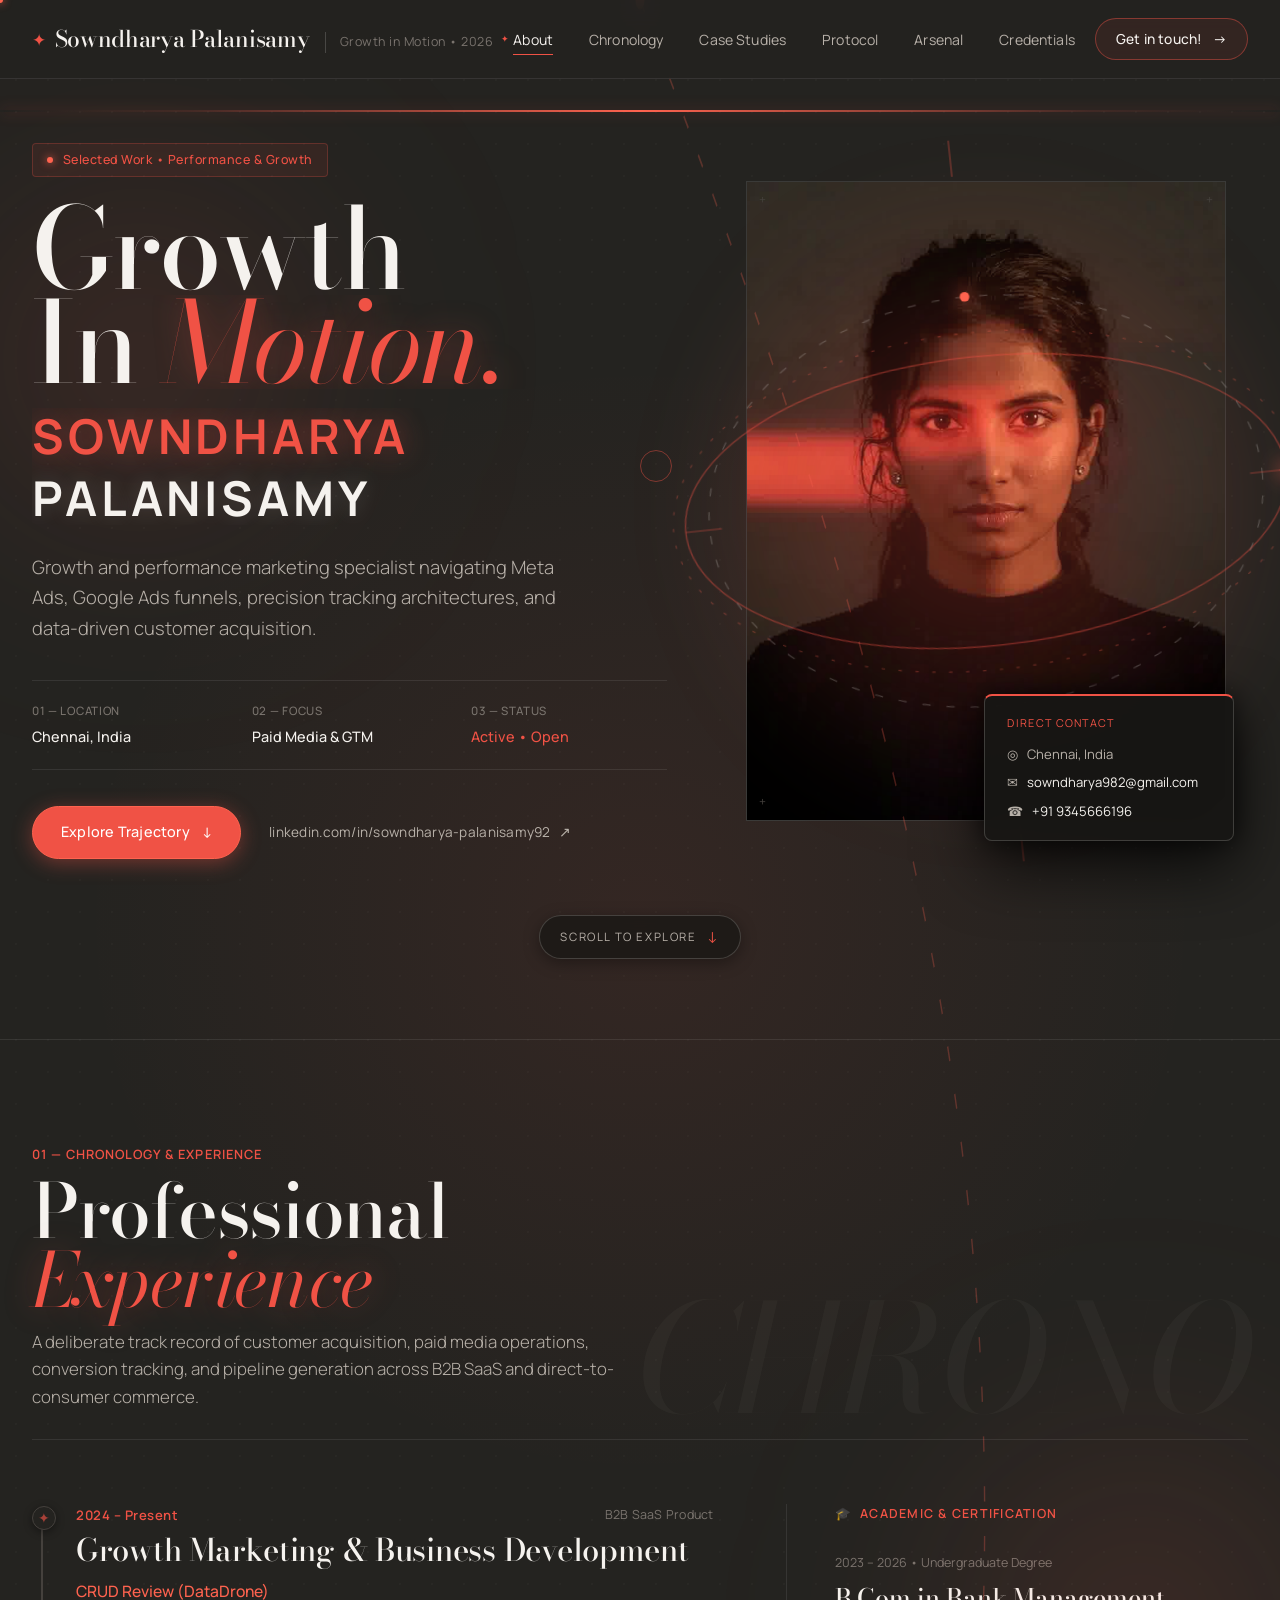
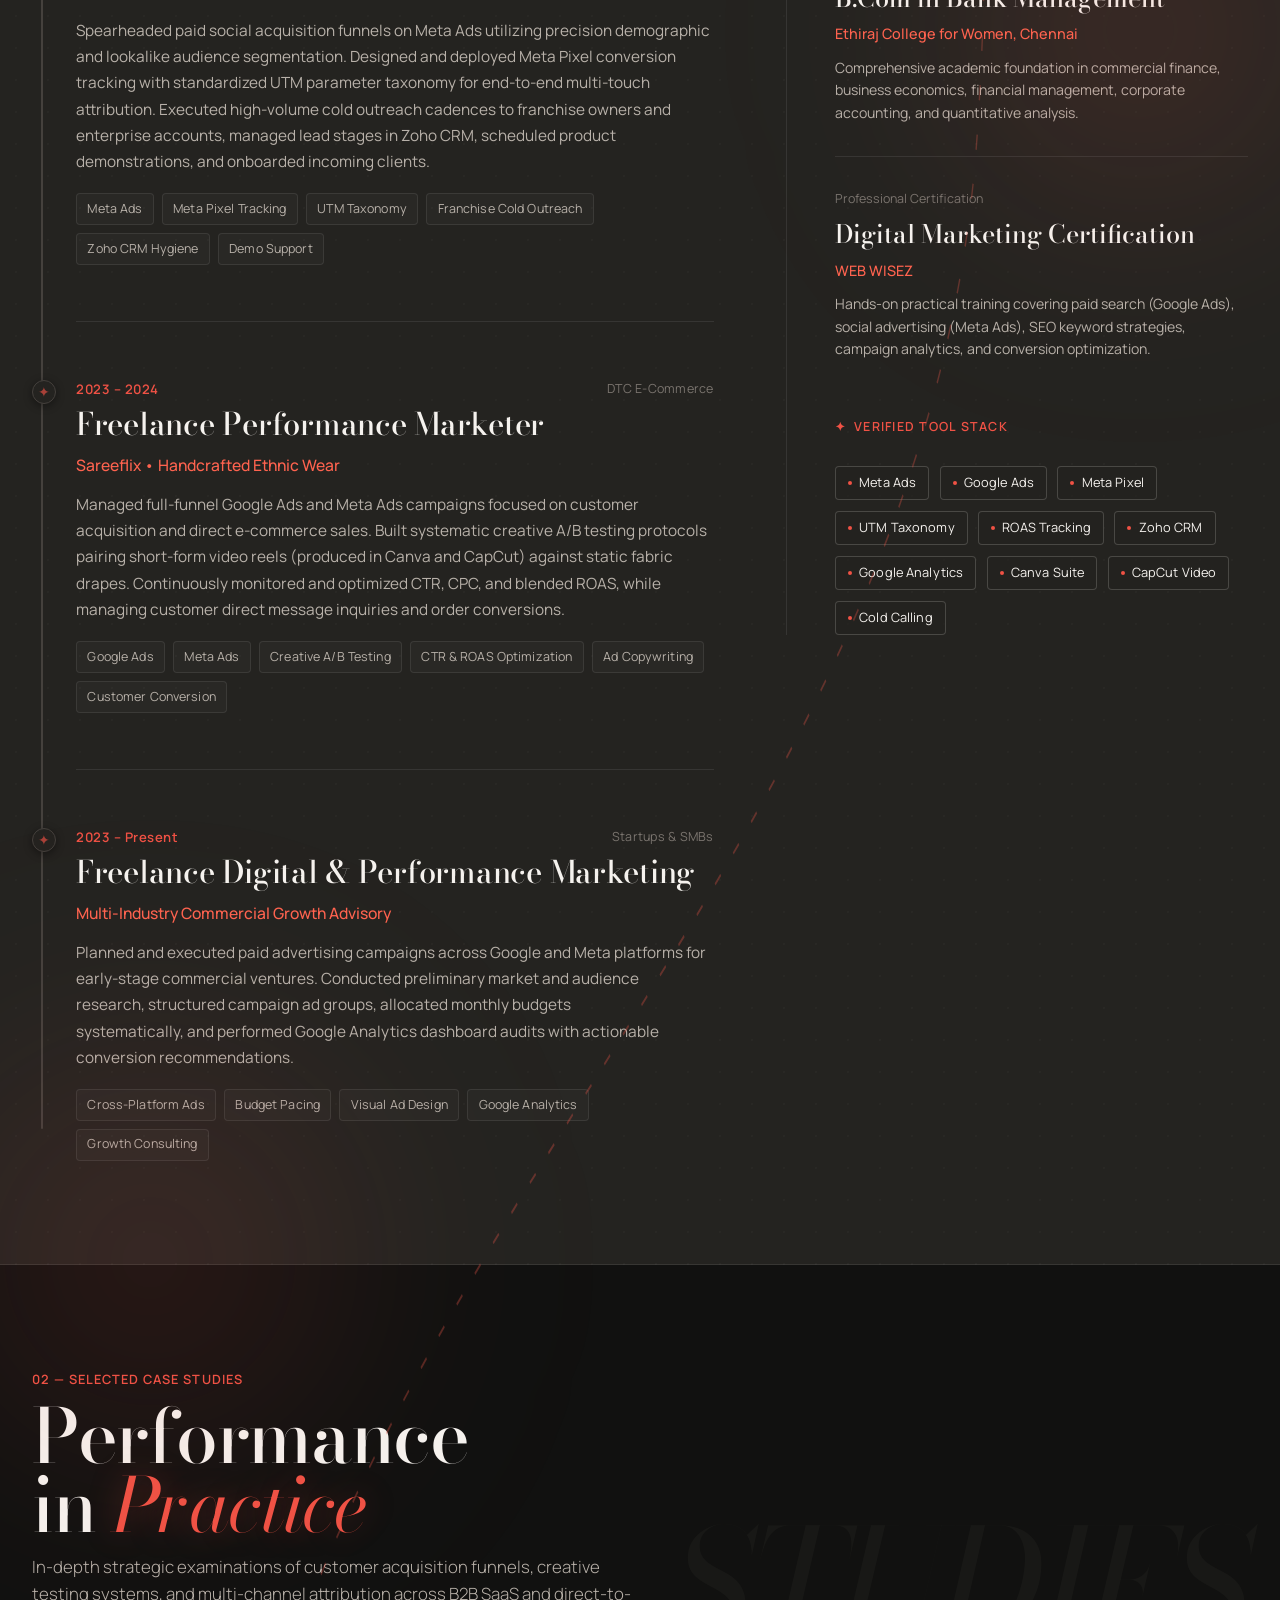
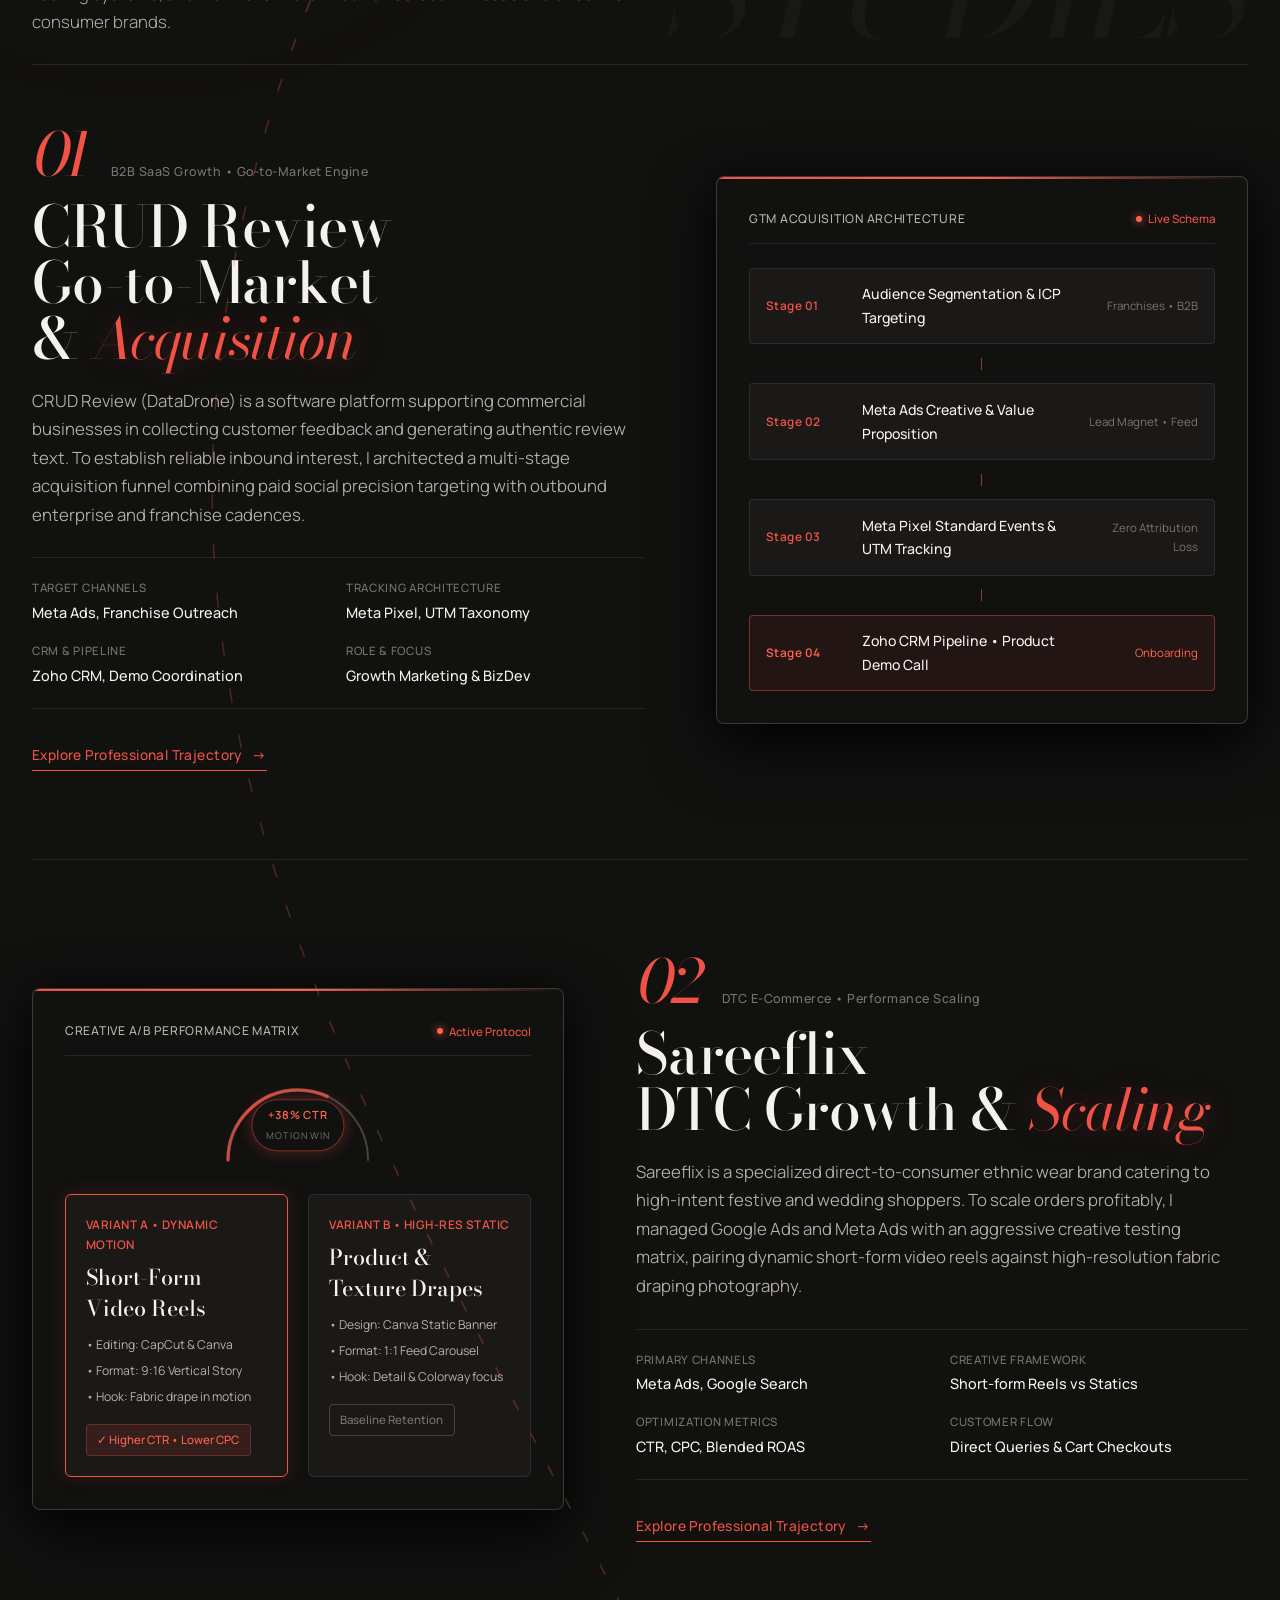
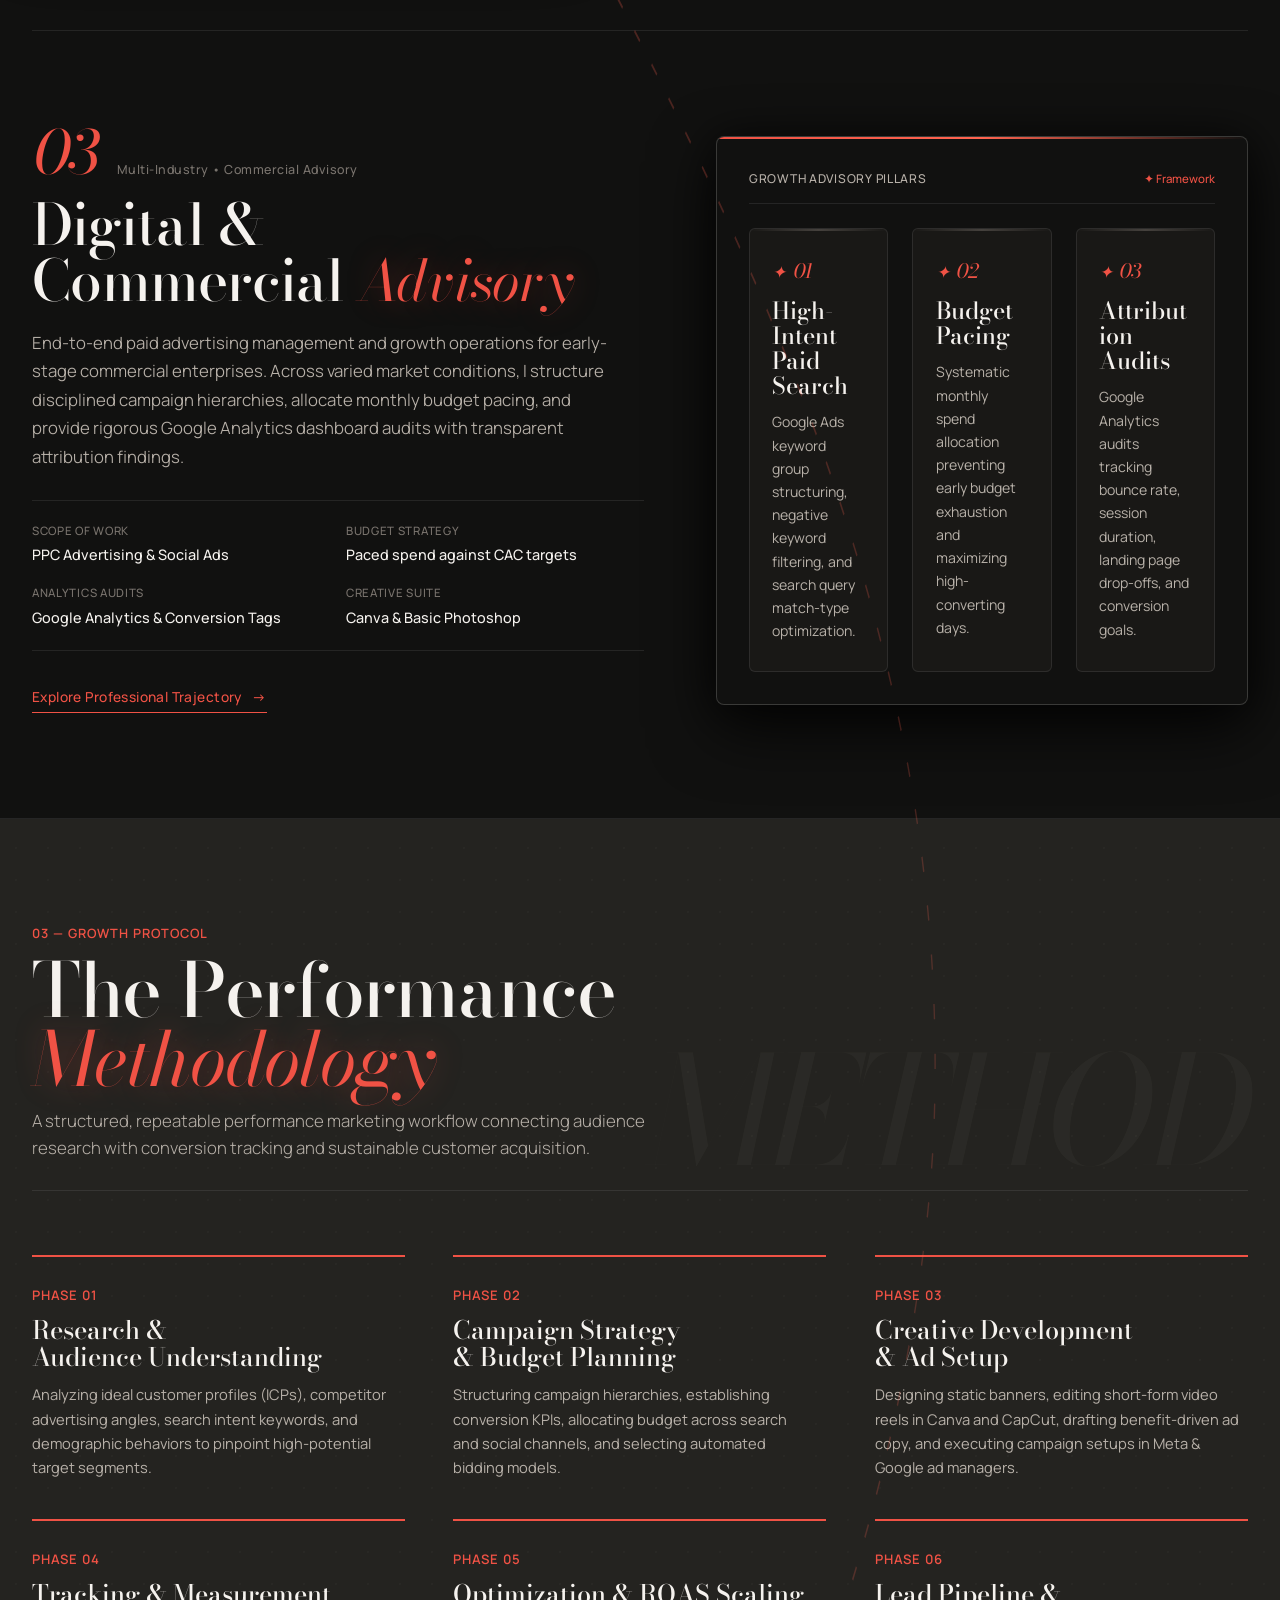
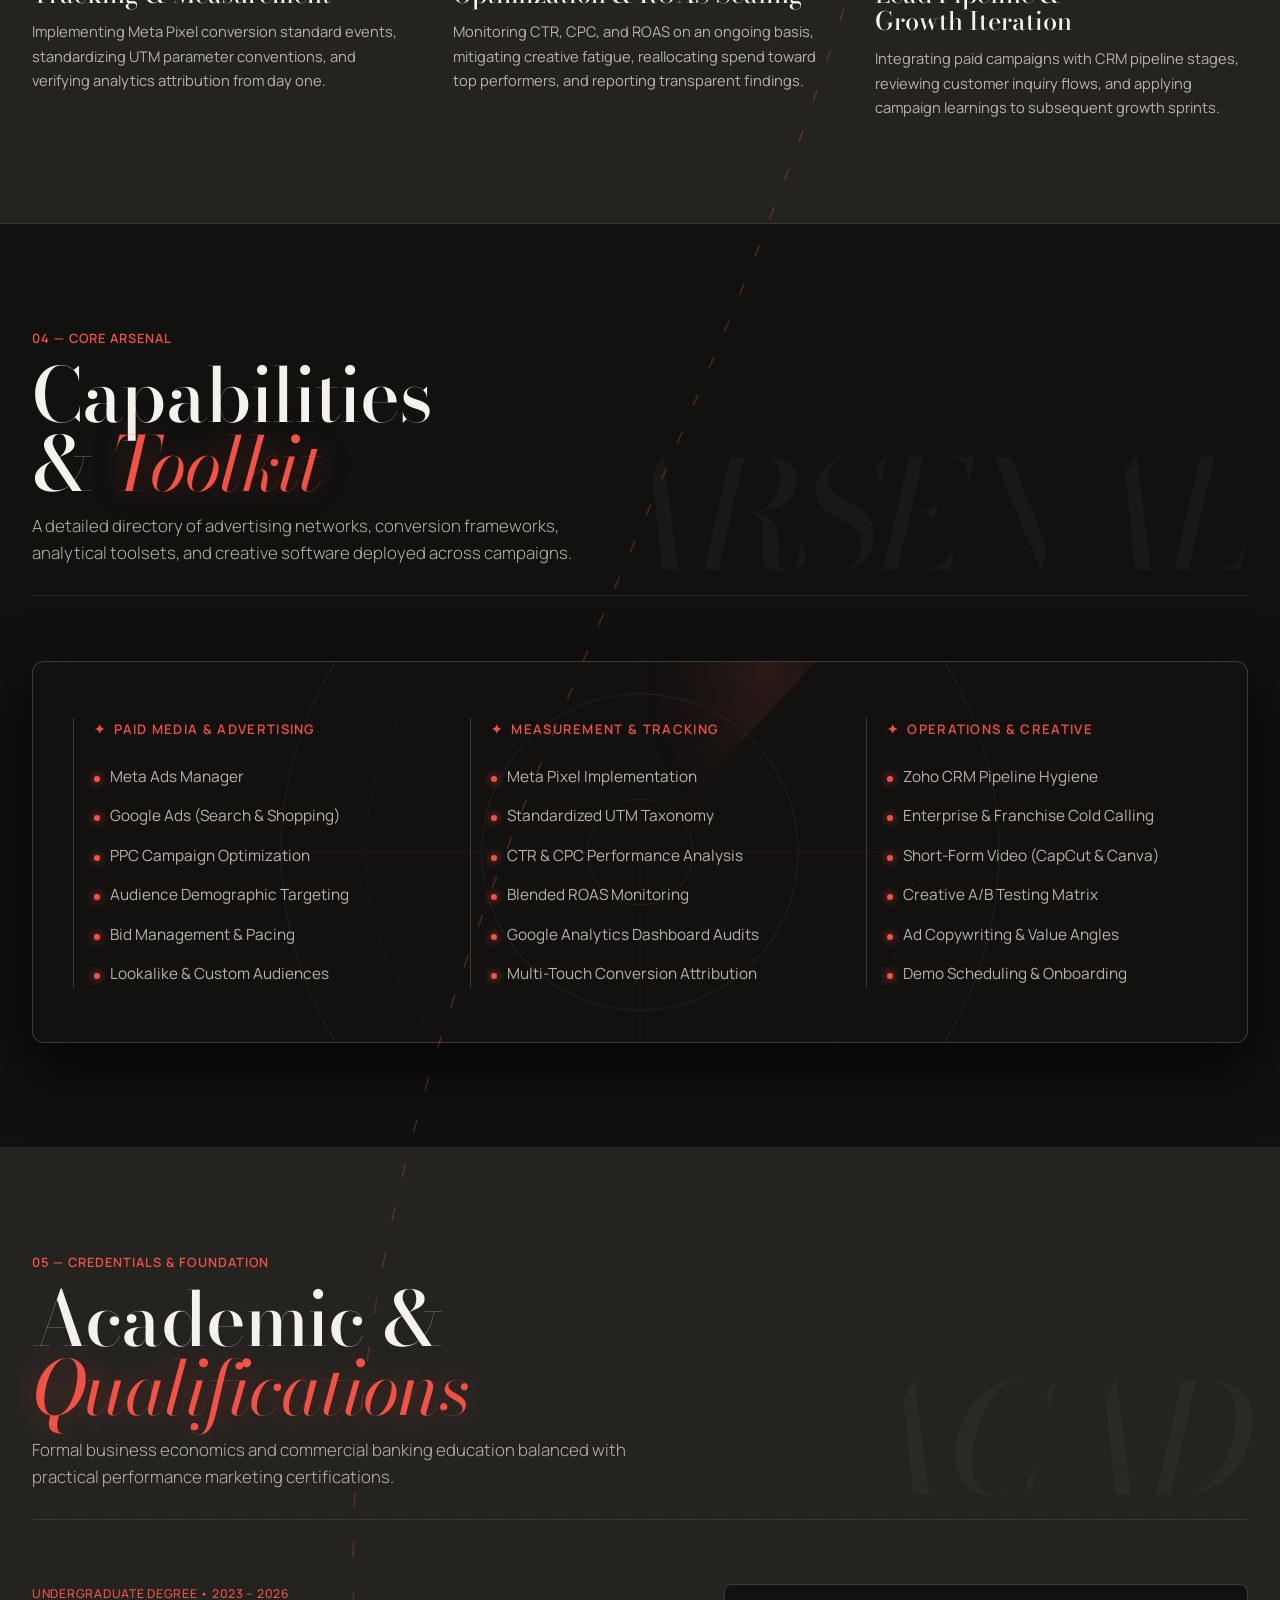
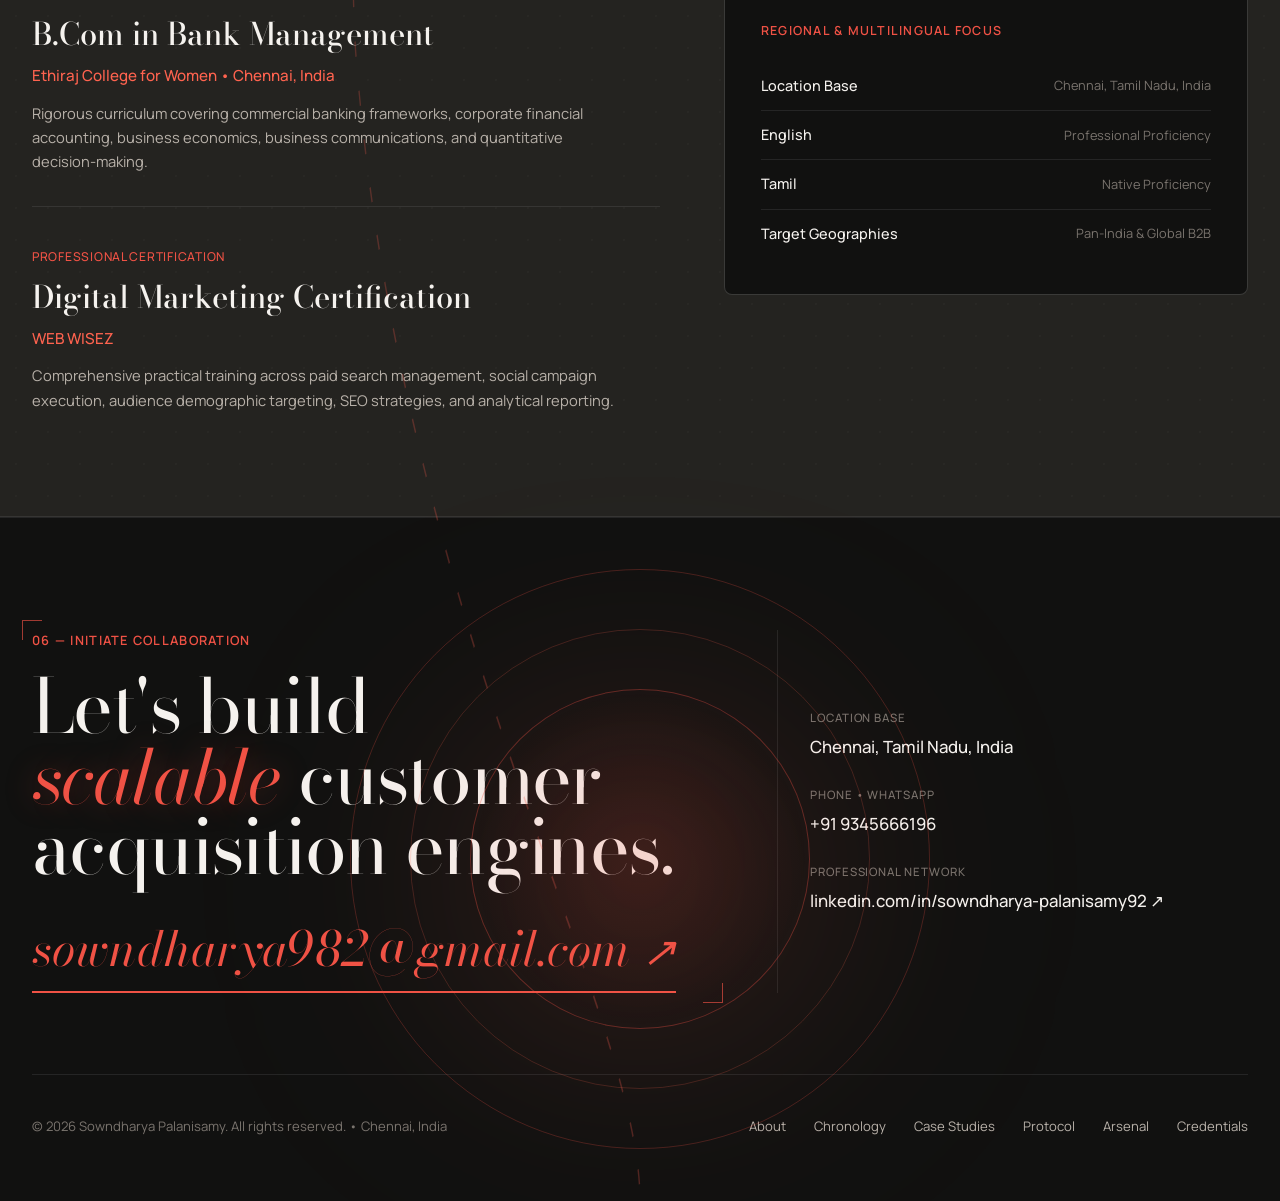
<file: index.html>
<!DOCTYPE html>
<html lang="en">
<head>
  <meta charset="UTF-8">
  <meta name="viewport" content="width=device-width, initial-scale=1.0">
  <meta name="description" content="Sowndharya Palanisamy — Performance & Growth Marketing Specialist. Meta Ads, Google Ads, conversion tracking, B2B SaaS growth, and e-commerce acquisition.">
  <title>Sowndharya Palanisamy | Performance &amp; Growth Marketing</title>
  <link rel="preconnect" href="https://fonts.googleapis.com">
  <link rel="preconnect" href="https://fonts.gstatic.com" crossorigin>
  <link href="https://fonts.googleapis.com/css2?family=Bodoni+Moda:ital,opsz,wght@0,6..96,400..900;1,6..96,400..900&family=Manrope:wght@300;400;500;600;700;800&display=swap" rel="stylesheet">
  <link rel="stylesheet" href="styles.css">
</head>
<body>

  <!-- Custom Cursor Elements (Desktop only) -->
  <div class="custom-cursor-dot" id="cursorDot" aria-hidden="true"></div>
  <div class="custom-cursor-ring" id="cursorRing" aria-hidden="true"></div>

  <!-- Cinematic Ambient Horizontal Light Beam -->
  <div class="cinematic-beam-line" style="top: 110px;" aria-hidden="true"></div>

  <!-- Site Header & Editorial Masthead -->
  <header class="site-header" id="siteHeader">
    <div class="nav-container">
      <div class="nav-brand-wrap">
        <a href="#hero" class="nav-brand" aria-label="Sowndharya Palanisamy Home">
          <span class="sparkle-icon">&#10022;</span>
          <span>Sowndharya Palanisamy</span>
        </a>
        <span class="nav-concept-tag">Growth in Motion &bull; 2026</span>
      </div>

      <!-- Accessible Hamburger Toggle Button (Mobile) -->
      <button class="nav-toggle" id="navToggle" aria-label="Toggle navigation menu" aria-expanded="false" aria-controls="navMenu">
        <span class="hamburger-bar"></span>
        <span class="hamburger-bar"></span>
        <span class="hamburger-bar"></span>
      </button>

      <!-- Navigation Links -->
      <ul class="nav-links" id="navMenu">
        <li><a href="#hero" class="nav-link active">About</a></li>
        <li><a href="#chronology" class="nav-link">Chronology</a></li>
        <li><a href="#work" class="nav-link">Case Studies</a></li>
        <li><a href="#protocol" class="nav-link">Protocol</a></li>
        <li><a href="#arsenal" class="nav-link">Arsenal</a></li>
        <li><a href="#credentials" class="nav-link">Credentials</a></li>
        <li class="mobile-only-item" style="display: none; margin-top: 1rem;">
          <a href="mailto:sowndharya982@gmail.com" class="btn-cta">
            <span>Get in touch!</span>
            <span class="cta-arrow">&rarr;</span>
          </a>
        </li>
      </ul>

      <!-- Desktop Call to Action Button -->
      <a href="mailto:sowndharya982@gmail.com" class="btn-cta desktop-cta">
        <span>Get in touch!</span>
        <span class="cta-arrow">&rarr;</span>
      </a>
    </div>

    <!-- Backdrop Overlay for Mobile Drawer -->
    <div class="nav-backdrop" id="navBackdrop" aria-hidden="true"></div>
  </header>

  <main>
    <!-- ======================================================================
         AMBIENT KINETIC STAGE: TRAVELING LIGHT TRAIL & SCULPTURAL DEPTH BLOBS
         ====================================================================== -->
    <div class="ambient-kinetic-stage" aria-hidden="true">
      <svg class="ambient-light-trail-svg" viewBox="0 0 1440 4800" preserveAspectRatio="none">
        <defs>
          <linearGradient id="coralTrailGrad" x1="0%" y1="0%" x2="0%" y2="100%">
            <stop offset="0%" stop-color="#FF634F" stop-opacity="0.65" />
            <stop offset="30%" stop-color="#F05245" stop-opacity="0.85" />
            <stop offset="65%" stop-color="#FF634F" stop-opacity="0.55" />
            <stop offset="100%" stop-color="#F05245" stop-opacity="0.75" />
          </linearGradient>
          <radialGradient id="radarSweepGrad" cx="50%" cy="50%" r="50%">
            <stop offset="0%" stop-color="#FF634F" stop-opacity="0.4" />
            <stop offset="50%" stop-color="#F05245" stop-opacity="0.15" />
            <stop offset="100%" stop-color="#F05245" stop-opacity="0" />
          </radialGradient>
        </defs>
        <path id="masterSpinePath" class="ambient-trail-path" d="M 720,0 C 950,280 1150,550 1100,900 C 1050,1300 280,1500 240,1900 C 200,2300 1100,2600 1050,3100 C 1000,3500 350,3800 400,4200 C 450,4500 720,4700 720,4800" />
        <circle id="trailNode" class="trail-traveling-node" r="5" cx="720" cy="0" />
      </svg>

      <!-- Asymmetric Sculptural Blobs -->
      <div class="sculptural-blob blob-hero-left"></div>
      <div class="sculptural-blob blob-chronology-right"></div>
      <div class="sculptural-blob blob-cases-left"></div>
      <div class="sculptural-blob blob-closing-center"></div>
    </div>

    <!-- ======================================================================
         HERO SECTION: SIGNATURE OPENING EXPERIENCE
         ====================================================================== -->
    <section class="hero-editorial-section" id="hero">
      <div class="container">
        <div class="hero-editorial-grid">

          <!-- Left Column: Oversized Editorial Typography & Architecture -->
          <div class="hero-content-col">
            <div class="hero-metadata-tag">
              <span class="pulse-dot"></span>
              <span>Selected Work &bull; Performance &amp; Growth</span>
            </div>

            <h1 class="hero-editorial-title">
              <span class="title-reveal-line"><span class="title-inner">Growth</span></span>
              <span class="title-reveal-line"><span class="title-inner">In <em class="serif-italic-coral">Motion.</em></span></span>
            </h1>

            <!-- Prominent Name Treatment -->
            <div class="hero-name-block">
              <div class="hero-name-reveal">
                <h2 class="hero-prominent-name">
                  <span class="name-first">SOWNDHARYA</span>
                  <span class="name-last">PALANISAMY</span>
                </h2>
              </div>
            </div>

            <p class="hero-standfirst">
              Growth and performance marketing specialist navigating Meta Ads, Google Ads funnels, precision tracking architectures, and data-driven customer acquisition.
            </p>

            <!-- Architectural Spec Grid -->
            <div class="hero-spec-grid">
              <div class="spec-item">
                <span class="spec-label">01 &mdash; Location</span>
                <span class="spec-value">Chennai, India</span>
              </div>
              <div class="spec-item">
                <span class="spec-label">02 &mdash; Focus</span>
                <span class="spec-value">Paid Media &amp; GTM</span>
              </div>
              <div class="spec-item">
                <span class="spec-label">03 &mdash; Status</span>
                <span class="spec-value" style="color: var(--accent-coral);">Active &bull; Open</span>
              </div>
            </div>

            <!-- Actions -->
            <div class="hero-actions">
              <a href="#chronology" class="btn-editorial-primary">
                <span>Explore Trajectory</span>
                <span>&darr;</span>
              </a>
              <a href="https://linkedin.com/in/sowndharya-palanisamy92" target="_blank" rel="noopener noreferrer" class="btn-editorial-link">
                <span>linkedin.com/in/sowndharya-palanisamy92</span>
                <span>&nearr;</span>
              </a>
            </div>
          </div>

          <!-- Right Column: Masked Monolith & Interactive 300-Frame Canvas with 3D Gyro Rings -->
          <div class="hero-portrait-col">
            <div class="portrait-orbital-wrap" id="portraitOrbital">
              <!-- Subtle Coral Light Sweep Behind Portrait -->
              <div class="portrait-light-sweep" aria-hidden="true"></div>

              <!-- 3D Gyro Wireframe Rings & Orbital Markers -->
              <svg class="portrait-gyro-svg" viewBox="0 0 560 680" aria-hidden="true">
                <ellipse class="gyro-ellipse ellipse-1" cx="280" cy="340" rx="250" ry="120" />
                <ellipse class="gyro-ellipse ellipse-2" cx="280" cy="340" rx="230" ry="170" />
                <ellipse class="gyro-ellipse ellipse-dashed" cx="280" cy="340" rx="260" ry="140" />
                <circle class="orbital-planet planet-1" r="5" />
                <circle class="orbital-planet planet-2" r="4" />
                <line x1="280" y1="40" x2="280" y2="70" class="gyro-marker" />
                <line x1="280" y1="610" x2="280" y2="640" class="gyro-marker" />
                <line x1="30" y1="340" x2="60" y2="340" class="gyro-marker" />
                <line x1="500" y1="340" x2="530" y2="340" class="gyro-marker" />
              </svg>

              <!-- Portrait Monolith with 300-Frame Interactive Canvas -->
              <div class="portrait-monolith">
                <span class="corner-crosshair crosshair-tl">+</span>
                <span class="corner-crosshair crosshair-tr">+</span>
                <span class="corner-crosshair crosshair-bl">+</span>

                <canvas id="canvas" class="portrait-canvas"></canvas>
              </div>

              <!-- Floating Contact Card -->
              <div class="hero-floating-contact">
                <div class="contact-tag-header">Direct Contact</div>
                <div class="contact-row">
                  <span>&#9678;</span>
                  <span>Chennai, India</span>
                </div>
                <div class="contact-row">
                  <span>&#9993;</span>
                  <a href="mailto:sowndharya982@gmail.com">sowndharya982@gmail.com</a>
                </div>
                <div class="contact-row">
                  <span>&#9742;</span>
                  <a href="tel:+919345666196">+91 9345666196</a>
                </div>
              </div>
            </div>
          </div>

        </div>

        <!-- Subtle Animated Scroll Cue Below Hero -->
        <div class="hero-scroll-cue-wrap">
          <a href="#chronology" class="hero-scroll-cue" aria-label="Scroll to explore Chronology and Work">
            <span class="scroll-cue-text">Scroll to Explore</span>
            <span class="scroll-cue-arrow" aria-hidden="true">&darr;</span>
          </a>
        </div>

        <!-- Connector Beacon to Chronology -->
        <div class="hero-transition-connector" aria-hidden="true"></div>
      </div>
    </section>

    <!-- ======================================================================
         SECTION 01: CHRONOLOGY & TRAJECTORY (RESUME & TIMELINE)
         Distinct typography-led timeline; content sits directly on background
         ====================================================================== -->
    <section class="section-editorial-wrap" id="chronology">
      <div class="container">
        
        <!-- Editorial Section Header -->
        <div class="editorial-section-header reveal-on-scroll">
          <div class="header-left">
            <span class="editorial-section-index">01 &mdash; Chronology &amp; Experience</span>
            <h2 class="editorial-section-title">Professional <em class="serif-italic-coral">Experience</em></h2>
            <p class="editorial-section-standfirst">
              A deliberate track record of customer acquisition, paid media operations, conversion tracking, and pipeline generation across B2B SaaS and direct-to-consumer commerce.
            </p>
          </div>
          <div class="header-watermark" aria-hidden="true">CHRONO</div>
        </div>

        <div class="timeline-editorial-grid">
          
          <!-- Left Track: Professional Experience with Glowing Active Stars -->
          <div class="timeline-track-col reveal-on-scroll stagger-1">
            <div class="timeline-active-highlight" aria-hidden="true"></div>

            <!-- Milestone 01: CRUD Review -->
            <div class="timeline-entry is-active">
              <span class="entry-star">&#10022;</span>
              <div class="entry-meta-row">
                <span class="entry-date">2024 &ndash; Present</span>
                <span class="entry-company-tag">B2B SaaS Product</span>
              </div>
              <h3 class="entry-role">Growth Marketing &amp; Business Development</h3>
              <div class="entry-company">CRUD Review (DataDrone)</div>
              <p class="entry-desc">
                Spearheaded paid social acquisition funnels on Meta Ads utilizing precision demographic and lookalike audience segmentation. Designed and deployed Meta Pixel conversion tracking with standardized UTM parameter taxonomy for end-to-end multi-touch attribution. Executed high-volume cold outreach cadences to franchise owners and enterprise accounts, managed lead stages in Zoho CRM, scheduled product demonstrations, and onboarded incoming clients.
              </p>
              <div class="entry-pill-wrap">
                <span class="entry-pill">Meta Ads</span>
                <span class="entry-pill">Meta Pixel Tracking</span>
                <span class="entry-pill">UTM Taxonomy</span>
                <span class="entry-pill">Franchise Cold Outreach</span>
                <span class="entry-pill">Zoho CRM Hygiene</span>
                <span class="entry-pill">Demo Support</span>
              </div>
            </div>

            <!-- Milestone 02: Sareeflix -->
            <div class="timeline-entry">
              <span class="entry-star">&#10022;</span>
              <div class="entry-meta-row">
                <span class="entry-date">2023 &ndash; 2024</span>
                <span class="entry-company-tag">DTC E-Commerce</span>
              </div>
              <h3 class="entry-role">Freelance Performance Marketer</h3>
              <div class="entry-company">Sareeflix &bull; Handcrafted Ethnic Wear</div>
              <p class="entry-desc">
                Managed full-funnel Google Ads and Meta Ads campaigns focused on customer acquisition and direct e-commerce sales. Built systematic creative A/B testing protocols pairing short-form video reels (produced in Canva and CapCut) against static fabric drapes. Continuously monitored and optimized CTR, CPC, and blended ROAS, while managing customer direct message inquiries and order conversions.
              </p>
              <div class="entry-pill-wrap">
                <span class="entry-pill">Google Ads</span>
                <span class="entry-pill">Meta Ads</span>
                <span class="entry-pill">Creative A/B Testing</span>
                <span class="entry-pill">CTR &amp; ROAS Optimization</span>
                <span class="entry-pill">Ad Copywriting</span>
                <span class="entry-pill">Customer Conversion</span>
              </div>
            </div>

            <!-- Milestone 03: Freelance Digital & Growth -->
            <div class="timeline-entry">
              <span class="entry-star">&#10022;</span>
              <div class="entry-meta-row">
                <span class="entry-date">2023 &ndash; Present</span>
                <span class="entry-company-tag">Startups &amp; SMBs</span>
              </div>
              <h3 class="entry-role">Freelance Digital &amp; Performance Marketing</h3>
              <div class="entry-company">Multi-Industry Commercial Growth Advisory</div>
              <p class="entry-desc">
                Planned and executed paid advertising campaigns across Google and Meta platforms for early-stage commercial ventures. Conducted preliminary market and audience research, structured campaign ad groups, allocated monthly budgets systematically, and performed Google Analytics dashboard audits with actionable conversion recommendations.
              </p>
              <div class="entry-pill-wrap">
                <span class="entry-pill">Cross-Platform Ads</span>
                <span class="entry-pill">Budget Pacing</span>
                <span class="entry-pill">Visual Ad Design</span>
                <span class="entry-pill">Google Analytics</span>
                <span class="entry-pill">Growth Consulting</span>
              </div>
            </div>

          </div>

          <!-- Right Sidebar: Education & Core Toolkit -->
          <div class="timeline-sidebar-col reveal-on-scroll stagger-2">
            
            <!-- Education Block -->
            <div class="sidebar-sub-block">
              <div class="sidebar-block-title">
                <span>&#127891;</span>
                <span>Academic &amp; Certification</span>
              </div>

              <!-- Degree -->
              <div class="editorial-edu-entry">
                <div class="edu-year">2023 &ndash; 2026 &bull; Undergraduate Degree</div>
                <h4 class="edu-degree">B.Com in Bank Management</h4>
                <div class="edu-school">Ethiraj College for Women, Chennai</div>
                <p class="edu-notes">
                  Comprehensive academic foundation in commercial finance, business economics, financial management, corporate accounting, and quantitative analysis.
                </p>
              </div>

              <!-- Certification -->
              <div class="editorial-edu-entry">
                <div class="edu-year">Professional Certification</div>
                <h4 class="edu-degree">Digital Marketing Certification</h4>
                <div class="edu-school">WEB WISEZ</div>
                <p class="edu-notes">
                  Hands-on practical training covering paid search (Google Ads), social advertising (Meta Ads), SEO keyword strategies, campaign analytics, and conversion optimization.
                </p>
              </div>
            </div>

            <!-- Core Arsenal Quick Flow -->
            <div class="sidebar-sub-block">
              <div class="sidebar-block-title">
                <span>&#10022;</span>
                <span>Verified Tool Stack</span>
              </div>
              <div class="quick-toolkit-list">
                <span class="quick-toolkit-pill"><span class="pill-dot"></span>Meta Ads</span>
                <span class="quick-toolkit-pill"><span class="pill-dot"></span>Google Ads</span>
                <span class="quick-toolkit-pill"><span class="pill-dot"></span>Meta Pixel</span>
                <span class="quick-toolkit-pill"><span class="pill-dot"></span>UTM Taxonomy</span>
                <span class="quick-toolkit-pill"><span class="pill-dot"></span>ROAS Tracking</span>
                <span class="quick-toolkit-pill"><span class="pill-dot"></span>Zoho CRM</span>
                <span class="quick-toolkit-pill"><span class="pill-dot"></span>Google Analytics</span>
                <span class="quick-toolkit-pill"><span class="pill-dot"></span>Canva Suite</span>
                <span class="quick-toolkit-pill"><span class="pill-dot"></span>CapCut Video</span>
                <span class="quick-toolkit-pill"><span class="pill-dot"></span>Cold Calling</span>
              </div>
            </div>

          </div>

        </div>
      </div>
    </section>

    <!-- ======================================================================
         SECTION 02: IMMERSIVE CASE STUDIES (FEATURED WORK)
         Bespoke asymmetric compositions with CSS-crafted technical visualizers
         ====================================================================== -->
    <section class="section-editorial-wrap" id="work">
      <div class="container">

        <!-- Editorial Section Header -->
        <div class="editorial-section-header reveal-on-scroll">
          <div class="header-left">
            <span class="editorial-section-index">02 &mdash; Selected Case Studies</span>
            <h2 class="editorial-section-title">Performance in <em class="serif-italic-coral">Practice</em></h2>
            <p class="editorial-section-standfirst">
              In-depth strategic examinations of customer acquisition funnels, creative testing systems, and multi-channel attribution across B2B SaaS and direct-to-consumer brands.
            </p>
          </div>
          <div class="header-watermark" aria-hidden="true">STUDIES</div>
        </div>

        <div class="case-study-list">

          <!-- Case Study 01: CRUD Review -->
          <article class="case-study-feature reveal-on-scroll stagger-1">
            <div class="case-study-info">
              <div class="case-study-topline">
                <span class="case-study-big-num">01</span>
                <span class="case-study-category">B2B SaaS Growth &bull; Go-to-Market Engine</span>
              </div>
              <h3 class="case-study-title">CRUD Review <span class="editorial-break">Go-to-Market &amp; <em class="serif-italic-coral">Acquisition</em></span></h3>
              <p class="case-study-narrative">
                CRUD Review (DataDrone) is a software platform supporting commercial businesses in collecting customer feedback and generating authentic review text. To establish reliable inbound interest, I architected a multi-stage acquisition funnel combining paid social precision targeting with outbound enterprise and franchise cadences.
              </p>

              <div class="case-study-specs">
                <div class="spec-entry">
                  <span class="spec-entry-title">Target Channels</span>
                  <span class="spec-entry-body">Meta Ads, Franchise Outreach</span>
                </div>
                <div class="spec-entry">
                  <span class="spec-entry-title">Tracking Architecture</span>
                  <span class="spec-entry-body">Meta Pixel, UTM Taxonomy</span>
                </div>
                <div class="spec-entry">
                  <span class="spec-entry-title">CRM &amp; Pipeline</span>
                  <span class="spec-entry-body">Zoho CRM, Demo Coordination</span>
                </div>
                <div class="spec-entry">
                  <span class="spec-entry-title">Role &amp; Focus</span>
                  <span class="spec-entry-body">Growth Marketing &amp; BizDev</span>
                </div>
              </div>

              <a href="https://linkedin.com/in/sowndharya-palanisamy92" target="_blank" rel="noopener noreferrer" class="case-study-link-wrap">
                <span>Explore Professional Trajectory</span>
                <span>&rarr;</span>
              </a>
            </div>

            <!-- Right Visual: CSS-Crafted Acquisition Funnel Architecture Diagram -->
            <div class="case-study-visual">
              <div class="visual-topbar">
                <span class="visual-title-tag">GTM Acquisition Architecture</span>
                <span class="visual-status-pill"><span class="pulse-dot"></span> Live Schema</span>
              </div>

              <div class="funnel-architecture-diagram">
                <!-- Stage 1 -->
                <div class="funnel-stage-row">
                  <span class="funnel-stage-tag">Stage 01</span>
                  <span class="funnel-stage-name">Audience Segmentation &amp; ICP Targeting</span>
                  <span class="funnel-stage-spec">Franchises &bull; B2B</span>
                </div>

                <div class="funnel-connector-pulse">
                  <div class="connector-line"></div>
                </div>

                <!-- Stage 2 -->
                <div class="funnel-stage-row">
                  <span class="funnel-stage-tag">Stage 02</span>
                  <span class="funnel-stage-name">Meta Ads Creative &amp; Value Proposition</span>
                  <span class="funnel-stage-spec">Lead Magnet &bull; Feed</span>
                </div>

                <div class="funnel-connector-pulse">
                  <div class="connector-line"></div>
                </div>

                <!-- Stage 3 -->
                <div class="funnel-stage-row">
                  <span class="funnel-stage-tag">Stage 03</span>
                  <span class="funnel-stage-name">Meta Pixel Standard Events &amp; UTM Tracking</span>
                  <span class="funnel-stage-spec">Zero Attribution Loss</span>
                </div>

                <div class="funnel-connector-pulse">
                  <div class="connector-line"></div>
                </div>

                <!-- Stage 4 -->
                <div class="funnel-stage-row" style="border-color: rgba(240, 82, 69, 0.45); background: rgba(240, 82, 69, 0.08);">
                  <span class="funnel-stage-tag" style="color: var(--accent-glow);">Stage 04</span>
                  <span class="funnel-stage-name">Zoho CRM Pipeline &bull; Product Demo Call</span>
                  <span class="funnel-stage-spec" style="color: var(--accent-glow);">Onboarding</span>
                </div>
              </div>
            </div>
          </article>

          <!-- Case Study 02: Sareeflix (Inverted Asymmetric Layout) -->
          <article class="case-study-feature invert-layout reveal-on-scroll stagger-2">
            <div class="case-study-info">
              <div class="case-study-topline">
                <span class="case-study-big-num">02</span>
                <span class="case-study-category">DTC E-Commerce &bull; Performance Scaling</span>
              </div>
              <h3 class="case-study-title">Sareeflix <span class="editorial-break">DTC Growth &amp; <em class="serif-italic-coral">Scaling</em></span></h3>
              <p class="case-study-narrative">
                Sareeflix is a specialized direct-to-consumer ethnic wear brand catering to high-intent festive and wedding shoppers. To scale orders profitably, I managed Google Ads and Meta Ads with an aggressive creative testing matrix, pairing dynamic short-form video reels against high-resolution fabric draping photography.
              </p>

              <div class="case-study-specs">
                <div class="spec-entry">
                  <span class="spec-entry-title">Primary Channels</span>
                  <span class="spec-entry-body">Meta Ads, Google Search</span>
                </div>
                <div class="spec-entry">
                  <span class="spec-entry-title">Creative Framework</span>
                  <span class="spec-entry-body">Short-form Reels vs Statics</span>
                </div>
                <div class="spec-entry">
                  <span class="spec-entry-title">Optimization Metrics</span>
                  <span class="spec-entry-body">CTR, CPC, Blended ROAS</span>
                </div>
                <div class="spec-entry">
                  <span class="spec-entry-title">Customer Flow</span>
                  <span class="spec-entry-body">Direct Queries &amp; Cart Checkouts</span>
                </div>
              </div>

              <a href="https://linkedin.com/in/sowndharya-palanisamy92" target="_blank" rel="noopener noreferrer" class="case-study-link-wrap">
                <span>Explore Professional Trajectory</span>
                <span>&rarr;</span>
              </a>
            </div>

            <!-- Left Visual: Bespoke Creative A/B Performance Dial & Dynamic Comparison -->
            <div class="case-study-visual">
              <div class="visual-topbar">
                <span class="visual-title-tag">Creative A/B Performance Matrix</span>
                <span class="visual-status-pill"><span class="pulse-dot"></span> Active Protocol</span>
              </div>

              <div class="creative-dial-visualizer">
                <!-- Central Rotating Radar Gauge -->
                <div class="dial-radar-center" aria-hidden="true">
                  <svg class="dial-svg-ring" viewBox="0 0 180 90">
                    <path class="dial-arc dial-arc-bg" d="M 20,80 A 70,70 0 0,1 160,80" />
                    <path class="dial-arc dial-arc-accent" d="M 20,80 A 70,70 0 0,1 160,80" />
                  </svg>
                  <div class="dial-center-badge">
                    <span>+38% CTR</span>
                    <span style="font-size: 0.58rem; color: var(--text-muted); font-weight: 400;">Motion Win</span>
                  </div>
                </div>

                <div class="ab-testing-visualizer">
                  <!-- Variant A -->
                  <div class="ab-test-card active-winner">
                    <div class="ab-test-variant">Variant A &bull; Dynamic Motion</div>
                    <h4 class="ab-test-heading">Short-Form Video Reels</h4>
                    <div class="ab-test-tags">
                      <span class="ab-tag-item">&bull; Editing: CapCut &amp; Canva</span>
                      <span class="ab-tag-item">&bull; Format: 9:16 Vertical Story</span>
                      <span class="ab-tag-item">&bull; Hook: Fabric drape in motion</span>
                    </div>
                    <span class="ab-test-metric-badge">&#10003; Higher CTR &bull; Lower CPC</span>
                  </div>

                  <!-- Variant B -->
                  <div class="ab-test-card">
                    <div class="ab-test-variant">Variant B &bull; High-Res Static</div>
                    <h4 class="ab-test-heading">Product &amp; Texture Drapes</h4>
                    <div class="ab-test-tags">
                      <span class="ab-tag-item">&bull; Design: Canva Static Banner</span>
                      <span class="ab-tag-item">&bull; Format: 1:1 Feed Carousel</span>
                      <span class="ab-tag-item">&bull; Hook: Detail &amp; Colorway focus</span>
                    </div>
                    <span class="ab-test-metric-badge" style="color: var(--text-muted); border-color: var(--border-subtle); background: transparent;">Baseline Retention</span>
                  </div>
                </div>
              </div>
            </div>
          </article>

          <!-- Case Study 03: Freelance Digital & Performance Marketing -->
          <article class="case-study-feature reveal-on-scroll stagger-3">
            <div class="case-study-info">
              <div class="case-study-topline">
                <span class="case-study-big-num">03</span>
                <span class="case-study-category">Multi-Industry &bull; Commercial Advisory</span>
              </div>
              <h3 class="case-study-title">Digital &amp; <span class="editorial-break">Commercial <em class="serif-italic-coral">Advisory</em></span></h3>
              <p class="case-study-narrative">
                End-to-end paid advertising management and growth operations for early-stage commercial enterprises. Across varied market conditions, I structure disciplined campaign hierarchies, allocate monthly budget pacing, and provide rigorous Google Analytics dashboard audits with transparent attribution findings.
              </p>

              <div class="case-study-specs">
                <div class="spec-entry">
                  <span class="spec-entry-title">Scope of Work</span>
                  <span class="spec-entry-body">PPC Advertising &amp; Social Ads</span>
                </div>
                <div class="spec-entry">
                  <span class="spec-entry-title">Budget Strategy</span>
                  <span class="spec-entry-body">Paced spend against CAC targets</span>
                </div>
                <div class="spec-entry">
                  <span class="spec-entry-title">Analytics Audits</span>
                  <span class="spec-entry-body">Google Analytics &amp; Conversion Tags</span>
                </div>
                <div class="spec-entry">
                  <span class="spec-entry-title">Creative Suite</span>
                  <span class="spec-entry-body">Canva &amp; Basic Photoshop</span>
                </div>
              </div>

              <a href="https://linkedin.com/in/sowndharya-palanisamy92" target="_blank" rel="noopener noreferrer" class="case-study-link-wrap">
                <span>Explore Professional Trajectory</span>
                <span>&rarr;</span>
              </a>
            </div>

            <!-- Right Visual: Typographic Tri-Pillar Architecture -->
            <div class="case-study-visual">
              <div class="visual-topbar">
                <span class="visual-title-tag">Growth Advisory Pillars</span>
                <span class="visual-status-pill">&#10022; Framework</span>
              </div>

              <div class="typographic-tri-pillars">
                <div class="pillar-monolith">
                  <div class="pillar-diamond-badge"><span>&#10022;</span> <span>01</span></div>
                  <h4 class="pillar-title">High-Intent Paid Search</h4>
                  <p class="pillar-desc">Google Ads keyword group structuring, negative keyword filtering, and search query match-type optimization.</p>
                </div>
                <div class="pillar-monolith">
                  <div class="pillar-diamond-badge"><span>&#10022;</span> <span>02</span></div>
                  <h4 class="pillar-title">Budget Pacing</h4>
                  <p class="pillar-desc">Systematic monthly spend allocation preventing early budget exhaustion and maximizing high-converting days.</p>
                </div>
                <div class="pillar-monolith">
                  <div class="pillar-diamond-badge"><span>&#10022;</span> <span>03</span></div>
                  <h4 class="pillar-title">Attribution Audits</h4>
                  <p class="pillar-desc">Google Analytics audits tracking bounce rate, session duration, landing page drop-offs, and conversion goals.</p>
                </div>
              </div>
            </div>
          </article>

        </div>
      </div>
    </section>

    <!-- ======================================================================
         SECTION 03: PERFORMANCE PROTOCOL & METHODOLOGY
         Numbered architectural process grid with draw-in line triggers
         ====================================================================== -->
    <section class="section-editorial-wrap" id="protocol">
      <div class="container">

        <!-- Editorial Section Header -->
        <div class="editorial-section-header reveal-on-scroll">
          <div class="header-left">
            <span class="editorial-section-index">03 &mdash; Growth Protocol</span>
            <h2 class="editorial-section-title">The Performance <em class="serif-italic-coral">Methodology</em></h2>
            <p class="editorial-section-standfirst">
              A structured, repeatable performance marketing workflow connecting audience research with conversion tracking and sustainable customer acquisition.
            </p>
          </div>
          <div class="header-watermark" aria-hidden="true">METHOD</div>
        </div>

        <div class="protocol-architectural-grid">
          <!-- Step 01 -->
          <div class="protocol-step reveal-on-scroll stagger-1">
            <span class="protocol-step-num">Phase 01</span>
            <h3 class="protocol-step-title">Research &amp; Audience Understanding</h3>
            <p class="protocol-step-desc">
              Analyzing ideal customer profiles (ICPs), competitor advertising angles, search intent keywords, and demographic behaviors to pinpoint high-potential target segments.
            </p>
          </div>

          <!-- Step 02 -->
          <div class="protocol-step reveal-on-scroll stagger-2">
            <span class="protocol-step-num">Phase 02</span>
            <h3 class="protocol-step-title">Campaign Strategy &amp; Budget Planning</h3>
            <p class="protocol-step-desc">
              Structuring campaign hierarchies, establishing conversion KPIs, allocating budget across search and social channels, and selecting automated bidding models.
            </p>
          </div>

          <!-- Step 03 -->
          <div class="protocol-step reveal-on-scroll stagger-3">
            <span class="protocol-step-num">Phase 03</span>
            <h3 class="protocol-step-title">Creative Development &amp; Ad Setup</h3>
            <p class="protocol-step-desc">
              Designing static banners, editing short-form video reels in Canva and CapCut, drafting benefit-driven ad copy, and executing campaign setups in Meta &amp; Google ad managers.
            </p>
          </div>

          <!-- Step 04 -->
          <div class="protocol-step reveal-on-scroll stagger-1">
            <span class="protocol-step-num">Phase 04</span>
            <h3 class="protocol-step-title">Tracking &amp; Measurement</h3>
            <p class="protocol-step-desc">
              Implementing Meta Pixel conversion standard events, standardizing UTM parameter conventions, and verifying analytics attribution from day one.
            </p>
          </div>

          <!-- Step 05 -->
          <div class="protocol-step reveal-on-scroll stagger-2">
            <span class="protocol-step-num">Phase 05</span>
            <h3 class="protocol-step-title">Optimization &amp; ROAS Scaling</h3>
            <p class="protocol-step-desc">
              Monitoring CTR, CPC, and ROAS on an ongoing basis, mitigating creative fatigue, reallocating spend toward top performers, and reporting transparent findings.
            </p>
          </div>

          <!-- Step 06 -->
          <div class="protocol-step reveal-on-scroll stagger-3">
            <span class="protocol-step-num">Phase 06</span>
            <h3 class="protocol-step-title">Lead Pipeline &amp; Growth Iteration</h3>
            <p class="protocol-step-desc">
              Integrating paid campaigns with CRM pipeline stages, reviewing customer inquiry flows, and applying campaign learnings to subsequent growth sprints.
            </p>
          </div>
        </div>

      </div>
    </section>

    <!-- ======================================================================
         SECTION 04: CORE ARSENAL & SKILL DIRECTORY
         Typographic index / spec sheet instead of 5 identical rounded boxes
         ====================================================================== -->
    <section class="section-editorial-wrap" id="arsenal">
      <div class="container">

        <!-- Editorial Section Header -->
        <div class="editorial-section-header reveal-on-scroll">
          <div class="header-left">
            <span class="editorial-section-index">04 &mdash; Core Arsenal</span>
            <h2 class="editorial-section-title">Capabilities &amp; <em class="serif-italic-coral">Toolkit</em></h2>
            <p class="editorial-section-standfirst">
              A detailed directory of advertising networks, conversion frameworks, analytical toolsets, and creative software deployed across campaigns.
            </p>
          </div>
          <div class="header-watermark" aria-hidden="true">ARSENAL</div>
        </div>

        <div class="arsenal-radar-stage">
          <!-- Constellation Radar Background SVG -->
          <svg class="radar-backdrop-svg" viewBox="0 0 720 720" aria-hidden="true">
            <circle class="radar-circle" cx="360" cy="360" r="340" />
            <circle class="radar-circle radar-outer" cx="360" cy="360" r="260" />
            <circle class="radar-circle" cx="360" cy="360" r="150" />
            <circle class="radar-circle" cx="360" cy="360" r="50" />
            <line x1="360" y1="20" x2="360" y2="700" class="radar-crosshair" />
            <line x1="20" y1="360" x2="700" y2="360" class="radar-crosshair" />
            <polygon points="360,360 360,20 600,100" class="radar-sweep-beam" />
          </svg>

          <div class="arsenal-index-grid">

            <!-- Category 1 -->
            <div class="arsenal-category reveal-on-scroll stagger-1">
              <div class="arsenal-category-title">
                <span>&#10022;</span>
                <span>Paid Media &amp; Advertising</span>
              </div>
              <ul class="arsenal-skill-items">
                <li class="arsenal-skill-item"><span class="constellation-node-dot"></span>Meta Ads Manager</li>
                <li class="arsenal-skill-item"><span class="constellation-node-dot"></span>Google Ads (Search &amp; Shopping)</li>
                <li class="arsenal-skill-item"><span class="constellation-node-dot"></span>PPC Campaign Optimization</li>
                <li class="arsenal-skill-item"><span class="constellation-node-dot"></span>Audience Demographic Targeting</li>
                <li class="arsenal-skill-item"><span class="constellation-node-dot"></span>Bid Management &amp; Pacing</li>
                <li class="arsenal-skill-item"><span class="constellation-node-dot"></span>Lookalike &amp; Custom Audiences</li>
              </ul>
            </div>

            <!-- Category 2 -->
            <div class="arsenal-category reveal-on-scroll stagger-2">
              <div class="arsenal-category-title">
                <span>&#10022;</span>
                <span>Measurement &amp; Tracking</span>
              </div>
              <ul class="arsenal-skill-items">
                <li class="arsenal-skill-item"><span class="constellation-node-dot"></span>Meta Pixel Implementation</li>
                <li class="arsenal-skill-item"><span class="constellation-node-dot"></span>Standardized UTM Taxonomy</li>
                <li class="arsenal-skill-item"><span class="constellation-node-dot"></span>CTR &amp; CPC Performance Analysis</li>
                <li class="arsenal-skill-item"><span class="constellation-node-dot"></span>Blended ROAS Monitoring</li>
                <li class="arsenal-skill-item"><span class="constellation-node-dot"></span>Google Analytics Dashboard Audits</li>
                <li class="arsenal-skill-item"><span class="constellation-node-dot"></span>Multi-Touch Conversion Attribution</li>
              </ul>
            </div>

            <!-- Category 3 -->
            <div class="arsenal-category reveal-on-scroll stagger-3">
              <div class="arsenal-category-title">
                <span>&#10022;</span>
                <span>Operations &amp; Creative</span>
              </div>
              <ul class="arsenal-skill-items">
                <li class="arsenal-skill-item"><span class="constellation-node-dot"></span>Zoho CRM Pipeline Hygiene</li>
                <li class="arsenal-skill-item"><span class="constellation-node-dot"></span>Enterprise &amp; Franchise Cold Calling</li>
                <li class="arsenal-skill-item"><span class="constellation-node-dot"></span>Short-Form Video (CapCut &amp; Canva)</li>
                <li class="arsenal-skill-item"><span class="constellation-node-dot"></span>Creative A/B Testing Matrix</li>
                <li class="arsenal-skill-item"><span class="constellation-node-dot"></span>Ad Copywriting &amp; Value Angles</li>
                <li class="arsenal-skill-item"><span class="constellation-node-dot"></span>Demo Scheduling &amp; Onboarding</li>
              </ul>
            </div>

          </div>
        </div>

      </div>
    </section>

    <!-- ======================================================================
         SECTION 05: CREDENTIALS & ACADEMIC BACKGROUND
         ====================================================================== -->
    <section class="section-editorial-wrap" id="credentials">
      <div class="container">

        <!-- Editorial Section Header -->
        <div class="editorial-section-header reveal-on-scroll">
          <div class="header-left">
            <span class="editorial-section-index">05 &mdash; Credentials &amp; Foundation</span>
            <h2 class="editorial-section-title">Academic &amp; <em class="serif-italic-coral">Qualifications</em></h2>
            <p class="editorial-section-standfirst">
              Formal business economics and commercial banking education balanced with practical performance marketing certifications.
            </p>
          </div>
          <div class="header-watermark" aria-hidden="true">ACAD</div>
        </div>

        <div class="credentials-editorial-layout">

          <!-- Main Credentials Column -->
          <div class="credentials-main-block reveal-on-scroll stagger-1">
            
            <div class="credential-item">
              <div class="credential-type-badge">Undergraduate Degree &bull; 2023 &ndash; 2026</div>
              <h3 class="credential-title">B.Com in Bank Management</h3>
              <div class="credential-entity">Ethiraj College for Women &bull; Chennai, India</div>
              <p class="credential-details">
                Rigorous curriculum covering commercial banking frameworks, corporate financial accounting, business economics, business communications, and quantitative decision-making.
              </p>
            </div>

            <div class="credential-item">
              <div class="credential-type-badge">Professional Certification</div>
              <h3 class="credential-title">Digital Marketing Certification</h3>
              <div class="credential-entity">WEB WISEZ</div>
              <p class="credential-details">
                Comprehensive practical training across paid search management, social campaign execution, audience demographic targeting, SEO strategies, and analytical reporting.
              </p>
            </div>

          </div>

          <!-- Sidebar: Location & Linguistic Capabilities -->
          <div class="credentials-sidebar-block reveal-on-scroll stagger-2">
            <div class="credentials-sidebar-title">Regional &amp; Multilingual Focus</div>
            
            <div class="language-row">
              <span class="language-name">Location Base</span>
              <span class="language-level">Chennai, Tamil Nadu, India</span>
            </div>
            <div class="language-row">
              <span class="language-name">English</span>
              <span class="language-level">Professional Proficiency</span>
            </div>
            <div class="language-row">
              <span class="language-name">Tamil</span>
              <span class="language-level">Native Proficiency</span>
            </div>
            <div class="language-row">
              <span class="language-name">Target Geographies</span>
              <span class="language-level">Pan-India &amp; Global B2B</span>
            </div>
          </div>

        </div>

      </div>
    </section>

    <!-- ======================================================================
         SECTION 06: INITIATE COLLABORATION (CONTACT & MINIMALIST FOOTER)
         ====================================================================== -->
    <section class="section-closing-contact" id="contact">
      <!-- Expanding Coral Aura Rings -->
      <div class="closing-expanding-aura" aria-hidden="true">
        <div class="aura-ring ring-1"></div>
        <div class="aura-ring ring-2"></div>
        <div class="aura-ring ring-3"></div>
      </div>

      <div class="container">

        <div class="closing-contact-grid">
          
          <div class="closing-statement-wrap reveal-on-scroll">
            <span class="closing-corner-bracket bracket-tl" aria-hidden="true"></span>
            <span class="closing-corner-bracket bracket-br" aria-hidden="true"></span>
            <div class="closing-subhead">06 &mdash; Initiate Collaboration</div>
            <h2 class="closing-title">Let's build <em class="serif-italic-coral">scalable</em> customer acquisition engines.</h2>
            <a href="mailto:sowndharya982@gmail.com" class="closing-big-email">
              sowndharya982@gmail.com &nearr;
            </a>
          </div>

          <div class="closing-meta-block reveal-on-scroll stagger-1">
            <div class="closing-meta-row">
              <span class="closing-meta-label">Location Base</span>
              <span class="closing-meta-value">Chennai, Tamil Nadu, India</span>
            </div>
            <div class="closing-meta-row">
              <span class="closing-meta-label">Phone &bull; WhatsApp</span>
              <span class="closing-meta-value"><a href="tel:+919345666196">+91 9345666196</a></span>
            </div>
            <div class="closing-meta-row">
              <span class="closing-meta-label">Professional Network</span>
              <span class="closing-meta-value"><a href="https://linkedin.com/in/sowndharya-palanisamy92" target="_blank" rel="noopener noreferrer">linkedin.com/in/sowndharya-palanisamy92 &nearr;</a></span>
            </div>
          </div>

        </div>

        <!-- Minimalist Footer Bar -->
        <div class="minimalist-footer-bar">
          <div>&copy; 2026 Sowndharya Palanisamy. All rights reserved. &bull; Chennai, India</div>
          <ul class="footer-nav-simple">
            <li><a href="#hero">About</a></li>
            <li><a href="#chronology">Chronology</a></li>
            <li><a href="#work">Case Studies</a></li>
            <li><a href="#protocol">Protocol</a></li>
            <li><a href="#arsenal">Arsenal</a></li>
            <li><a href="#credentials">Credentials</a></li>
          </ul>
        </div>

      </div>
    </section>
  </main>

  <!-- ======================================================================
       SCRIPTS: COORDINATED MOTION ENGINES & CANVAS SCRUBBING
       ====================================================================== -->
  <script>
    // 1. Subtle Custom Cursor Follower (Desktop only)
    (function initCustomCursor() {
      const dot = document.getElementById('cursorDot');
      const ring = document.getElementById('cursorRing');
      if (!dot || !ring || window.matchMedia('(pointer: coarse)').matches) return;

      let mouseX = window.innerWidth / 2;
      let mouseY = window.innerHeight / 2;
      let ringX = mouseX;
      let ringY = mouseY;

      window.addEventListener('mousemove', (e) => {
        mouseX = e.clientX;
        mouseY = e.clientY;
        dot.style.transform = `translate(${mouseX}px, ${mouseY}px)`;
      }, { passive: true });

      function loop() {
        ringX += (mouseX - ringX) * 0.18;
        ringY += (mouseY - ringY) * 0.18;
        ring.style.transform = `translate(${ringX}px, ${ringY}px)`;
        requestAnimationFrame(loop);
      }
      requestAnimationFrame(loop);

      // Expand ring on interactive elements
      const interactives = document.querySelectorAll('a, button, input, [role="button"]');
      interactives.forEach(el => {
        el.addEventListener('mouseenter', () => document.body.classList.add('cursor-hover'));
        el.addEventListener('mouseleave', () => document.body.classList.remove('cursor-hover'));
      });
    })();

    // 2. Accessible Mobile Navigation Controller
    (function initMobileNav() {
      const toggle = document.getElementById('navToggle');
      const menu = document.getElementById('navMenu');
      const backdrop = document.getElementById('navBackdrop');
      if (!toggle || !menu) return;

      function openMenu() {
        toggle.setAttribute('aria-expanded', 'true');
        menu.classList.add('open');
        if (backdrop) backdrop.classList.add('active');
        document.body.style.overflow = 'hidden';
      }

      function closeMenu() {
        toggle.setAttribute('aria-expanded', 'false');
        menu.classList.remove('open');
        if (backdrop) backdrop.classList.remove('active');
        document.body.style.overflow = '';
      }

      toggle.addEventListener('click', (e) => {
        e.stopPropagation();
        const isOpen = toggle.getAttribute('aria-expanded') === 'true';
        if (isOpen) closeMenu();
        else openMenu();
      });

      if (backdrop) backdrop.addEventListener('click', closeMenu);

      menu.querySelectorAll('a').forEach((link) => {
        link.addEventListener('click', closeMenu);
      });

      window.addEventListener('keydown', (e) => {
        if (e.key === 'Escape' && toggle.getAttribute('aria-expanded') === 'true') {
          closeMenu();
        }
      });

      window.addEventListener('resize', () => {
        if (window.innerWidth > 992 && toggle.getAttribute('aria-expanded') === 'true') {
          closeMenu();
        }
      });
    })();

    // 3. Scroll-Triggered Reveal Engine via IntersectionObserver
    (function initScrollReveals() {
      const revealElements = document.querySelectorAll('.reveal-on-scroll');
      if (!revealElements.length || !('IntersectionObserver' in window)) {
        revealElements.forEach(el => el.classList.add('is-visible'));
        return;
      }

      const observer = new IntersectionObserver((entries, obs) => {
        entries.forEach(entry => {
          if (entry.isIntersecting) {
            entry.target.classList.add('is-visible');
            obs.unobserve(entry.target);
          }
        });
      }, {
        threshold: 0.12,
        rootMargin: '0px 0px -40px 0px'
      });

      revealElements.forEach(el => observer.observe(el));
    })();

    // 4. Active Navigation Highlighting on Scroll
    (function initNavHighlight() {
      const sections = document.querySelectorAll('section[id], footer[id]');
      const navLinks = document.querySelectorAll('.nav-link');
      if (!sections.length || !navLinks.length) return;

      window.addEventListener('scroll', () => {
        let current = '';
        const scrollPosition = window.scrollY + 220;

        sections.forEach(section => {
          const sectionTop = section.offsetTop;
          const sectionHeight = section.offsetHeight;
          if (scrollPosition >= sectionTop && scrollPosition < sectionTop + sectionHeight) {
            current = section.getAttribute('id');
          }
        });

        navLinks.forEach(link => {
          link.classList.remove('active');
          if (link.getAttribute('href') === `#${current}`) {
            link.classList.add('active');
          }
        });
      }, { passive: true });
    })();

    // 5. Signature Timeline Scroll-Motion Engine (Pulsing Stars, Traveling Line & Focused Typography)
    (function initTimelineScrollMotion() {
      const timelineTrack = document.querySelector('.timeline-track-col');
      if (!timelineTrack) return;

      const progressLine = timelineTrack.querySelector('.timeline-active-highlight');
      const entries = timelineTrack.querySelectorAll('.timeline-entry');
      if (!entries.length) return;

      let ticking = false;

      function updateTimelineMotion() {
        const viewportHeight = window.innerHeight;
        // Focus trigger line at 52% viewport height (natural reading eye level)
        const triggerY = viewportHeight * 0.52;
        const trackRect = timelineTrack.getBoundingClientRect();

        const firstEntry = entries[0];
        const lastEntry = entries[entries.length - 1];
        const firstStar = firstEntry.querySelector('.entry-star');
        const lastStar = lastEntry.querySelector('.entry-star');

        let lineStart = 24;
        let lineEnd = trackRect.height - 24;

        if (firstStar && lastStar) {
          lineStart = firstEntry.offsetTop + firstStar.offsetTop + (firstStar.offsetHeight * 0.5);
          lineEnd = lastEntry.offsetTop + lastStar.offsetTop + (lastStar.offsetHeight * 0.5);
        }

        const currentYInTrack = triggerY - trackRect.top;
        let progressHeight = 0;

        if (currentYInTrack > lineStart) {
          progressHeight = Math.min(lineEnd - lineStart, currentYInTrack - lineStart);
        }

        if (progressLine) {
          progressLine.style.top = `${lineStart}px`;
          progressLine.style.height = `${progressHeight}px`;
          if (progressHeight > 8) {
            progressLine.classList.add('has-progress');
          } else {
            progressLine.classList.remove('has-progress');
          }
        }

        // Active entry determination: entry closest to reading trigger line
        let activeEntry = null;
        let minDistance = Infinity;

        entries.forEach(entry => {
          const rect = entry.getBoundingClientRect();
          const entryMid = rect.top + rect.height * 0.5;
          const dist = Math.abs(entryMid - triggerY);

          // Focus zone
          const inFocusZone = rect.top < (viewportHeight * 0.75) && rect.bottom > (viewportHeight * 0.25);
          if (inFocusZone && dist < minDistance) {
            minDistance = dist;
            activeEntry = entry;
          }
        });

        entries.forEach(entry => {
          if (entry === activeEntry) {
            entry.classList.add('is-active');
          } else {
            entry.classList.remove('is-active');
          }
        });

        ticking = false;
      }

      function requestTick() {
        if (!ticking) {
          requestAnimationFrame(updateTimelineMotion);
          ticking = true;
        }
      }

      window.addEventListener('scroll', requestTick, { passive: true });
      window.addEventListener('resize', requestTick, { passive: true });
      updateTimelineMotion();
    })();

    // 6. Interactive Canvas Image Scrubbing Engine (300 Frames Portrait Head-Turn)
    (function initCanvasScrubbing() {
      const canvas = document.getElementById('canvas');
      if (!canvas) return;
      const ctx = canvas.getContext('2d', { alpha: false, desynchronized: true });

      const FRAME_COUNT = 300;
      const images = new Array(FRAME_COUNT);
      let currentFrameIndex = 0;
      let targetFrameIndex = 0;
      let lastDrawnIndex = -1;

      // 3-digit frame filename (e.g. 'ezgif-frame-001.jpg')
      const getFrameSrc = (index) => `ezgif-frame-${String(index).padStart(3, '0')}.jpg`;

      // Canvas resizing synchronized to portrait monolith container with High-DPI support
      function resizeCanvas() {
        const container = canvas.parentElement;
        if (!container) return;

        const rect = container.getBoundingClientRect();
        const dpr = Math.max(window.devicePixelRatio || 1, 1);

        const w = Math.round(rect.width);
        const h = Math.round(rect.height);

        if (w === 0 || h === 0) return;

        canvas.width = Math.round(w * dpr);
        canvas.height = Math.round(h * dpr);
        canvas.style.width = '100%';
        canvas.style.height = '100%';

        ctx.imageSmoothingEnabled = true;
        ctx.imageSmoothingQuality = 'high';

        render(Math.round(currentFrameIndex), true);
      }

      window.addEventListener('resize', resizeCanvas, { passive: true });

      // Draw image with aspect-ratio cover centered with integer coordinates
      function drawCover(img) {
        const cw = canvas.width;
        const ch = canvas.height;
        const iw = img.naturalWidth || img.width;
        const ih = img.naturalHeight || img.height;

        if (!iw || !ih || !cw || !ch) return;

        ctx.imageSmoothingEnabled = true;
        ctx.imageSmoothingQuality = 'high';

        const scale = Math.max(cw / iw, ch / ih);
        const nw = Math.round(iw * scale);
        const nh = Math.round(ih * scale);
        const dx = Math.round((cw - nw) * 0.5);
        const dy = Math.round((ch - nh) * 0.5);

        ctx.drawImage(img, dx, dy, nw, nh);
      }

      // Render specific frame
      function render(frameIndex, force = false) {
        const clamped = Math.max(0, Math.min(FRAME_COUNT - 1, frameIndex));

        if (!force && clamped === lastDrawnIndex) return;

        const img = images[clamped];
        if (img && img.complete && (img.naturalWidth || img.width) > 0) {
          drawCover(img);
          lastDrawnIndex = clamped;
        } else if (lastDrawnIndex >= 0 && images[lastDrawnIndex]) {
          drawCover(images[lastDrawnIndex]);
        }
      }

      // Preload images asynchronously with high priority for frame 1
      function preloadImages() {
        for (let i = 0; i < FRAME_COUNT; i++) {
          const img = new Image();
          if (i === 0) {
            img.fetchPriority = 'high';
          }
          img.decoding = 'async';
          img.src = getFrameSrc(i + 1);

          img.onload = () => {
            const activeFrame = Math.round(currentFrameIndex);
            if (activeFrame === i || (i === 0 && lastDrawnIndex === -1)) {
              render(activeFrame, true);
            }
          };

          images[i] = img;
        }
      }

      // Track scroll target: scrubs portrait animation as hero is viewed and scrolled
      function onScroll() {
        const hero = document.getElementById('hero');
        const heroHeight = hero ? hero.offsetHeight + 200 : window.innerHeight;
        const progress = Math.min(1, Math.max(0, window.scrollY / heroHeight));
        targetFrameIndex = progress * (FRAME_COUNT - 1);
      }

      window.addEventListener('scroll', onScroll, { passive: true });

      // Smooth interpolation loop with cinematic inertia
      function animate() {
        const diff = targetFrameIndex - currentFrameIndex;

        if (Math.abs(diff) > 0.0005) {
          currentFrameIndex += diff * 0.09;
          render(Math.round(currentFrameIndex));
        }

        requestAnimationFrame(animate);
      }

      // Initialize
      window.addEventListener('load', resizeCanvas);
      if (window.ResizeObserver && canvas.parentElement) {
        new ResizeObserver(resizeCanvas).observe(canvas.parentElement);
      }
      resizeCanvas();
      preloadImages();
      onScroll();
      requestAnimationFrame(animate);
    })();

    // 7. Desktop 3D Gyro Parallax Engine (Subtle cursor-driven perspective tilt)
    (function initGyroParallax() {
      const orbital = document.getElementById('portraitOrbital');
      if (!orbital || window.matchMedia('(pointer: coarse)').matches) return;
      if (window.matchMedia('(prefers-reduced-motion: reduce)').matches) return;

      let targetRotX = 0;
      let targetRotY = 0;
      let currentRotX = 0;
      let currentRotY = 0;
      let isVisible = true;

      // Only calculate if hero is visible to conserve performance
      const hero = document.getElementById('hero');
      if (hero && 'IntersectionObserver' in window) {
        const obs = new IntersectionObserver(([entry]) => {
          isVisible = entry.isIntersecting;
        }, { threshold: 0.05 });
        obs.observe(hero);
      }

      window.addEventListener('mousemove', (e) => {
        if (!isVisible) return;
        const cx = window.innerWidth * 0.5;
        const cy = window.innerHeight * 0.5;
        const dx = (e.clientX - cx) / cx;
        const dy = (e.clientY - cy) / cy;

        targetRotX = -dy * 6.5;
        targetRotY = dx * 7.5;
      }, { passive: true });

      function loop() {
        if (isVisible) {
          currentRotX += (targetRotX - currentRotX) * 0.08;
          currentRotY += (targetRotY - currentRotY) * 0.08;
          orbital.style.transform = `perspective(1000px) rotateX(${currentRotX.toFixed(2)}deg) rotateY(${currentRotY.toFixed(2)}deg)`;
        }
        requestAnimationFrame(loop);
      }
      requestAnimationFrame(loop);
    })();

    // 8. Continuous Coral Light Trail Node Sync Engine (Smooth spine progress tracker)
    (function initLightTrailSync() {
      const path = document.getElementById('masterSpinePath');
      const node = document.getElementById('trailNode');
      if (!path || !node) return;
      if (window.matchMedia('(prefers-reduced-motion: reduce)').matches) return;

      let pathLength = 0;
      try {
        pathLength = path.getTotalLength();
      } catch (e) {
        return;
      }

      let ticking = false;
      function updateTrail() {
        const scrollY = window.scrollY;
        const maxScroll = Math.max(1, document.documentElement.scrollHeight - window.innerHeight);
        const progress = Math.min(1, Math.max(0, scrollY / maxScroll));

        const point = path.getPointAtLength(progress * pathLength);
        node.setAttribute('cx', point.x.toFixed(1));
        node.setAttribute('cy', point.y.toFixed(1));
        ticking = false;
      }

      window.addEventListener('scroll', () => {
        if (!ticking) {
          requestAnimationFrame(updateTrail);
          ticking = true;
        }
      }, { passive: true });

      window.addEventListener('resize', () => {
        try {
          pathLength = path.getTotalLength();
          updateTrail();
        } catch (e) {}
      }, { passive: true });

      updateTrail();
    })();
  </script>
</body>
</html>
</file>
<file: styles.css>
/* ==========================================================================
   GROWTH IN MOTION — CINEMATIC EDITORIAL PORTFOLIO STYLESHEET
   Concept: Creative Direction × Editorial Typography × Performance Marketing
   Palette: Charcoal (#242320), Near-Black (#111110), Warm White (#F5F2EE),
            Muted Gray (#B8B1A9), Coral Red (#F05245), Red-Orange (#FF634F)
   ========================================================================== */

@import url('https://fonts.googleapis.com/css2?family=Bodoni+Moda:ital,opsz,wght@0,6..96,400..900;1,6..96,400..900&family=Manrope:wght@300;400;500;600;700;800&display=swap');

:root {
  /* Surface Foundations */
  --bg-main: #242320;
  --bg-secondary: #111110;
  --bg-elevated: #1a1917;
  --bg-surface-translucent: rgba(24, 23, 21, 0.72);
  --bg-glass: rgba(36, 35, 32, 0.85);

  /* Typography Palette */
  --text-primary: #F5F2EE;
  --text-secondary: #B8B1A9;
  --text-muted: #7A746E;
  --text-dim: #54504A;

  /* Accents & Luminescence */
  --accent-coral: #F05245;
  --accent-glow: #FF634F;
  --accent-soft: rgba(240, 82, 69, 0.12);
  --accent-soft-hover: rgba(240, 82, 69, 0.22);
  --beam-gradient: linear-gradient(90deg, transparent 0%, rgba(240, 82, 69, 0.15) 15%, #FF634F 50%, rgba(240, 82, 69, 0.15) 85%, transparent 100%);
  --ambient-radial: radial-gradient(800px circle at 50% 10%, rgba(240, 82, 69, 0.08) 0%, transparent 70%);

  /* Borders & Dividers */
  --border-subtle: #45413D;
  --border-hairline: rgba(245, 242, 238, 0.09);
  --border-hairline-bright: rgba(245, 242, 238, 0.18);
  --border-accent: rgba(240, 82, 69, 0.45);
  --border-accent-strong: rgba(240, 82, 69, 0.85);

  /* Shadows */
  --shadow-sm: 0 4px 16px rgba(0, 0, 0, 0.4);
  --shadow-md: 0 12px 32px rgba(0, 0, 0, 0.55);
  --shadow-lg: 0 24px 64px rgba(0, 0, 0, 0.75);
  --shadow-coral: 0 0 32px rgba(240, 82, 69, 0.28);

  /* Art-Directed Typography Stacks */
  --font-serif: 'Bodoni Moda', 'Didot', 'Bodoni MT', 'Cinzel', 'Playfair Display', Georgia, serif;
  --font-sans: 'Manrope', -apple-system, BlinkMacSystemFont, 'Segoe UI', Roboto, 'Helvetica Neue', Arial, sans-serif;
  --font-mono: 'Manrope', -apple-system, BlinkMacSystemFont, 'Segoe UI', sans-serif;

  /* Easing & Timing */
  --ease-editorial: cubic-bezier(0.16, 1, 0.3, 1);
  --ease-out-back: cubic-bezier(0.34, 1.56, 0.64, 1);
  --transition-fast: 0.2s var(--ease-editorial);
  --transition-normal: 0.4s var(--ease-editorial);
  --transition-slow: 0.7s var(--ease-editorial);
}

/* ==========================================================================
   RESET & FOUNDATIONS
   ========================================================================== */
*, *::before, *::after {
  box-sizing: border-box;
  margin: 0;
  padding: 0;
}

html {
  font-size: 16px;
  scroll-behavior: smooth;
  background-color: var(--bg-main);
  color: var(--text-primary);
  font-family: var(--font-sans);
  text-rendering: optimizeLegibility;
  -webkit-font-smoothing: antialiased;
  -moz-osx-font-smoothing: grayscale;
  font-size-adjust: from-font;
}

body {
  min-height: 100vh;
  background-color: var(--bg-main);
  background-image: 
    var(--ambient-radial),
    radial-gradient(rgba(245, 242, 238, 0.025) 1px, transparent 1px);
  background-size: 100% auto, 32px 32px;
  background-position: top center, 0 0;
  overflow-x: hidden;
  position: relative;
  line-height: 1.68;
  font-family: var(--font-sans);
  font-size-adjust: from-font;
}

p {
  text-wrap: pretty;
  overflow-wrap: break-word;
}

h1, h2, h3, h4, h5, h6 {
  text-wrap: balance;
  overflow-wrap: break-word;
}

.editorial-break {
  display: block;
}

@media (max-width: 680px) {
  .editorial-break {
    display: inline;
  }
}

/* Custom subtle scrollbar */
::-webkit-scrollbar {
  width: 7px;
}
::-webkit-scrollbar-track {
  background: var(--bg-secondary);
}
::-webkit-scrollbar-thumb {
  background: var(--border-subtle);
  border-radius: 4px;
}
::-webkit-scrollbar-thumb:hover {
  background: var(--accent-coral);
}

/* Accessible selection */
::selection {
  background: var(--accent-coral);
  color: #FFFFFF;
}

/* Link Resets */
a {
  color: inherit;
  text-decoration: none;
  transition: color var(--transition-fast);
}

img, canvas {
  display: block;
  max-width: 100%;
}

button {
  font-family: inherit;
  cursor: pointer;
  border: none;
  background: none;
}

/* Container */
.container {
  width: 100%;
  max-width: 1360px;
  margin: 0 auto;
  padding: 0 2rem;
}

@media (max-width: 768px) {
  .container {
    padding: 0 1.25rem;
  }
}

/* ==========================================================================
   DESKTOP CUSTOM ACCENT CURSOR (Subtle, non-intrusive)
   ========================================================================== */
.custom-cursor-dot,
.custom-cursor-ring {
  display: none;
  position: fixed;
  top: 0;
  left: 0;
  pointer-events: none;
  z-index: 9999;
  border-radius: 50%;
  transform: translate(-50%, -50%);
  transition: opacity 0.3s ease, transform 0.15s ease-out;
}

@media (hover: hover) and (pointer: fine) {
  .custom-cursor-dot {
    display: block;
    width: 6px;
    height: 6px;
    background: var(--accent-glow);
    box-shadow: 0 0 8px var(--accent-glow);
  }
  .custom-cursor-ring {
    display: block;
    width: 32px;
    height: 32px;
    border: 1px solid rgba(240, 82, 69, 0.45);
    transition: width 0.25s var(--ease-editorial), height 0.25s var(--ease-editorial), border-color 0.25s ease;
  }
  body.cursor-hover .custom-cursor-ring {
    width: 52px;
    height: 52px;
    border-color: var(--accent-coral);
    background: rgba(240, 82, 69, 0.08);
  }
}

/* ==========================================================================
   CINEMATIC AMBIENT LIGHT BEAM
   ========================================================================== */
.cinematic-beam-line {
  position: absolute;
  left: 0;
  right: 0;
  height: 1.5px;
  background: var(--beam-gradient);
  pointer-events: none;
  z-index: 10;
  animation: beamSweep 16s ease-in-out infinite alternate;
  box-shadow: 0 0 14px rgba(240, 82, 69, 0.4);
}

@keyframes beamSweep {
  0% {
    transform: translateX(-35%);
    opacity: 0.35;
  }
  50% {
    transform: translateX(10%);
    opacity: 0.85;
  }
  100% {
    transform: translateX(35%);
    opacity: 0.35;
  }
}

/* ==========================================================================
   MASTHEAD / SITE NAVIGATION
   ========================================================================== */
.site-header {
  position: sticky;
  top: 0;
  left: 0;
  width: 100%;
  z-index: 100;
  background: rgba(36, 35, 32, 0.82);
  backdrop-filter: blur(14px);
  -webkit-backdrop-filter: blur(14px);
  border-bottom: 1px solid var(--border-hairline);
  transition: background var(--transition-normal), border-color var(--transition-normal);
}

.nav-container {
  max-width: 1400px;
  margin: 0 auto;
  padding: 1.1rem 2rem;
  display: flex;
  align-items: center;
  justify-content: space-between;
}

.nav-brand-wrap {
  display: flex;
  align-items: baseline;
  gap: 1rem;
}

.nav-brand {
  display: inline-flex;
  align-items: center;
  gap: 0.55rem;
  font-family: var(--font-serif);
  font-size: 1.22rem;
  font-weight: 500;
  letter-spacing: -0.015em;
  color: var(--text-primary);
}

.sparkle-icon {
  color: var(--accent-coral);
  font-size: 1.05rem;
  animation: subtleSpin 12s linear infinite;
  display: inline-block;
}

@keyframes subtleSpin {
  0% { transform: rotate(0deg); }
  100% { transform: rotate(360deg); }
}

.nav-concept-tag {
  font-family: var(--font-sans);
  font-size: 0.78rem;
  font-weight: 400;
  letter-spacing: 0.04em;
  color: var(--text-muted);
  text-transform: none;
  border-left: 1px solid var(--border-hairline-bright);
  padding-left: 0.85rem;
}

@media (max-width: 900px) {
  .nav-concept-tag {
    display: none;
  }
}

/* Desktop Nav Links */
.nav-links {
  display: flex;
  align-items: center;
  gap: 2.25rem;
  list-style: none;
}

.nav-link {
  font-family: var(--font-sans);
  font-size: 0.88rem;
  font-weight: 400;
  color: var(--text-secondary);
  letter-spacing: 0.01em;
  position: relative;
  padding: 0.25rem 0;
  transition: color var(--transition-fast);
}

.nav-link::after {
  content: '';
  position: absolute;
  bottom: -2px;
  left: 0;
  width: 0;
  height: 1px;
  background: var(--accent-coral);
  transition: width var(--transition-normal);
}

.nav-link:hover,
.nav-link.active {
  color: var(--text-primary);
}

.nav-link.active::after,
.nav-link:hover::after {
  width: 100%;
}

.nav-link.active::before {
  content: '✦';
  position: absolute;
  left: -12px;
  top: 50%;
  transform: translateY(-50%);
  font-size: 0.55rem;
  color: var(--accent-coral);
}

/* CTA Pill */
.btn-cta {
  display: inline-flex;
  align-items: center;
  gap: 0.65rem;
  padding: 0.55rem 1.25rem;
  font-family: var(--font-sans);
  font-size: 0.86rem;
  font-weight: 500;
  letter-spacing: 0.015em;
  color: var(--text-primary);
  background: rgba(240, 82, 69, 0.08);
  border: 1px solid var(--border-accent);
  border-radius: 999px;
  transition: all var(--transition-normal);
}

.btn-cta:hover {
  background: var(--accent-coral);
  color: #FFFFFF;
  border-color: var(--accent-glow);
  box-shadow: 0 0 20px rgba(240, 82, 69, 0.45);
  transform: translateY(-1px);
}

.btn-cta .cta-arrow {
  transition: transform var(--transition-fast);
}
.btn-cta:hover .cta-arrow {
  transform: translateX(4px);
}

/* Mobile Hamburger Toggle */
.nav-toggle {
  display: none;
  flex-direction: column;
  justify-content: center;
  gap: 5px;
  width: 44px;
  height: 44px;
  padding: 8px;
  z-index: 120;
}

.hamburger-bar {
  width: 24px;
  height: 2px;
  background-color: var(--text-primary);
  border-radius: 2px;
  transition: transform 0.3s var(--ease-editorial), opacity 0.3s ease;
}

.nav-toggle[aria-expanded="true"] .hamburger-bar:nth-child(1) {
  transform: translateY(7px) rotate(45deg);
}
.nav-toggle[aria-expanded="true"] .hamburger-bar:nth-child(2) {
  opacity: 0;
}
.nav-toggle[aria-expanded="true"] .hamburger-bar:nth-child(3) {
  transform: translateY(-7px) rotate(-45deg);
}

.nav-backdrop {
  display: none;
  position: fixed;
  inset: 0;
  background: rgba(0, 0, 0, 0.7);
  backdrop-filter: blur(6px);
  z-index: 105;
}

@media (max-width: 992px) {
  .nav-toggle {
    display: flex;
  }
  .desktop-cta {
    display: none;
  }
  .nav-links {
    position: fixed;
    top: 0;
    right: -100%;
    width: 320px;
    max-width: 85vw;
    height: 100vh;
    background: var(--bg-secondary);
    border-left: 1px solid var(--border-subtle);
    flex-direction: column;
    align-items: flex-start;
    padding: 6rem 2rem 3rem;
    gap: 1.5rem;
    z-index: 110;
    transition: right 0.4s var(--ease-editorial);
    box-shadow: var(--shadow-lg);
  }
  .nav-links.open {
    right: 0;
  }
  .nav-backdrop.active {
    display: block;
  }
}

/* ==========================================================================
   HERO: SIGNATURE OPENING EXPERIENCE
   ========================================================================== */
.hero-editorial-section {
  position: relative;
  min-height: 94vh;
  padding: 4rem 0 5rem;
  display: flex;
  align-items: center;
  overflow: hidden;
  border-bottom: 1px solid var(--border-hairline);
}

.hero-editorial-grid {
  display: grid;
  grid-template-columns: 1.15fr 0.95fr;
  gap: 3.5rem;
  align-items: center;
}

/* Hero Content Column */
.hero-content-col {
  position: relative;
  z-index: 5;
}

.hero-metadata-tag {
  display: inline-flex;
  align-items: center;
  gap: 0.65rem;
  font-family: var(--font-sans);
  font-size: 0.78rem;
  font-weight: 500;
  letter-spacing: 0.04em;
  color: var(--accent-coral);
  margin-bottom: 1.5rem;
  padding: 0.35rem 0.85rem;
  background: rgba(240, 82, 69, 0.08);
  border: 1px solid rgba(240, 82, 69, 0.25);
  border-radius: 4px;
}

.pulse-dot {
  width: 6px;
  height: 6px;
  background: var(--accent-glow);
  border-radius: 50%;
  box-shadow: 0 0 8px var(--accent-glow);
  animation: pulseDot 2s infinite ease-in-out;
}

@keyframes pulseDot {
  0%, 100% { opacity: 0.4; transform: scale(0.9); }
  50% { opacity: 1; transform: scale(1.3); }
}

/* Oversized Editorial Typography */
.hero-editorial-title {
  font-family: var(--font-serif);
  font-size: clamp(3.4rem, 7.5vw, 6.8rem);
  font-weight: 500;
  line-height: 0.98;
  letter-spacing: -0.025em;
  color: var(--text-primary);
  margin-bottom: 1.15rem;
  text-wrap: balance;
}

.hero-editorial-title .title-reveal-line {
  display: block;
  overflow: hidden;
}

.hero-editorial-title .title-inner {
  display: inline-block;
  transform: translateY(105%);
  animation: editorialRevealUp 1.1s var(--ease-editorial) forwards;
}

.hero-editorial-title .title-reveal-line:nth-child(1) .title-inner {
  animation-delay: 0.15s;
}
.hero-editorial-title .title-reveal-line:nth-child(2) .title-inner {
  animation-delay: 0.3s;
}

@keyframes editorialRevealUp {
  0% {
    transform: translateY(105%);
    opacity: 0;
  }
  100% {
    transform: translateY(0%);
    opacity: 1;
  }
}

.serif-italic-coral {
  font-family: var(--font-serif);
  font-style: italic;
  font-weight: 400;
  color: var(--accent-coral);
  text-shadow: 0 0 32px rgba(240, 82, 69, 0.35);
}

/* Prominent Name Treatment */
.hero-name-block {
  margin-bottom: 1.65rem;
  position: relative;
}

.hero-name-reveal {
  overflow: hidden;
  display: block;
}

.hero-prominent-name {
  font-family: var(--font-sans);
  font-size: clamp(1.75rem, 3.8vw, 3rem);
  font-weight: 700;
  letter-spacing: 0.08em;
  line-height: 1.15;
  text-transform: uppercase;
  display: flex;
  flex-wrap: wrap;
  align-items: baseline;
  gap: 0.45rem 0.85rem;
  transform: translateY(105%);
  animation: editorialRevealUp 1.1s var(--ease-editorial) 0.42s forwards;
}

.hero-prominent-name .name-first {
  color: var(--accent-coral);
  text-shadow: 0 0 28px rgba(240, 82, 69, 0.4);
}

.hero-prominent-name .name-last {
  color: var(--text-primary);
  text-shadow: 0 0 20px rgba(245, 242, 238, 0.15);
}

.hero-standfirst {
  font-family: var(--font-sans);
  font-size: 1.15rem;
  font-weight: 300;
  line-height: 1.68;
  color: var(--text-secondary);
  max-width: 560px;
  margin-bottom: 2.25rem;
  opacity: 0;
  animation: fadeInSlow 1s var(--ease-editorial) 0.58s forwards;
}

@keyframes fadeInSlow {
  to { opacity: 1; }
}

.hero-standfirst strong {
  color: var(--text-primary);
  font-weight: 500;
}

/* Hero Architectural Spec Grid */
.hero-spec-grid {
  display: grid;
  grid-template-columns: repeat(3, 1fr);
  gap: 1.5rem;
  padding: 1.25rem 0;
  margin-bottom: 2.25rem;
  border-top: 1px solid var(--border-hairline);
  border-bottom: 1px solid var(--border-hairline);
  opacity: 0;
  animation: fadeInSlow 1s var(--ease-editorial) 0.65s forwards;
}

.spec-item {
  display: flex;
  flex-direction: column;
  gap: 0.25rem;
}

.spec-label {
  font-family: var(--font-sans);
  font-size: 0.72rem;
  font-weight: 500;
  letter-spacing: 0.06em;
  color: var(--text-muted);
  text-transform: uppercase;
}

.spec-value {
  font-size: 0.9rem;
  font-weight: 500;
  color: var(--text-primary);
}

.hero-actions {
  display: flex;
  align-items: center;
  gap: 1.25rem;
  flex-wrap: wrap;
  opacity: 0;
  animation: fadeInSlow 1s var(--ease-editorial) 0.8s forwards;
}

.btn-editorial-primary {
  display: inline-flex;
  align-items: center;
  gap: 0.75rem;
  padding: 0.85rem 1.75rem;
  font-family: var(--font-sans);
  font-size: 0.9rem;
  font-weight: 500;
  letter-spacing: 0.015em;
  color: #FFFFFF;
  background: var(--accent-coral);
  border: 1px solid var(--accent-glow);
  border-radius: 999px;
  box-shadow: 0 4px 20px rgba(240, 82, 69, 0.4);
  transition: all var(--transition-normal);
}

.btn-editorial-primary:hover {
  background: var(--accent-glow);
  transform: translateY(-2px);
  box-shadow: 0 8px 28px rgba(240, 82, 69, 0.6);
}

.btn-editorial-link {
  display: inline-flex;
  align-items: center;
  gap: 0.5rem;
  font-family: var(--font-sans);
  font-size: 0.85rem;
  font-weight: 400;
  letter-spacing: 0.02em;
  color: var(--text-secondary);
  padding: 0.6rem 0.5rem;
  transition: color var(--transition-fast);
}

.btn-editorial-link:hover {
  color: var(--accent-coral);
}

/* Hero Portrait Column (Masked Monolith & Interactive Canvas) */
.hero-portrait-col {
  position: relative;
  display: flex;
  justify-content: center;
  align-items: center;
}

.portrait-monolith {
  position: relative;
  width: 100%;
  max-width: 480px;
  aspect-ratio: 3 / 4;
  background: var(--bg-secondary);
  border: 1px solid var(--border-hairline-bright);
  box-shadow: var(--shadow-lg), 0 0 60px rgba(0, 0, 0, 0.8);
  clip-path: polygon(0 0, 100% 0, 100% 96%, 94% 100%, 0 100%);
  animation: maskReveal 1.2s var(--ease-editorial) 0.25s forwards;
  opacity: 0;
  overflow: hidden;
}

@keyframes maskReveal {
  0% {
    opacity: 0;
    clip-path: polygon(0 100%, 100% 100%, 100% 100%, 0 100%, 0 100%);
    transform: translateY(20px) scale(0.97);
  }
  100% {
    opacity: 1;
    clip-path: polygon(0 0, 100% 0, 100% 96%, 94% 100%, 0 100%);
    transform: translateY(0) scale(1);
  }
}

/* Fine architectural crosshairs on monolith corners */
.corner-crosshair {
  position: absolute;
  font-family: var(--font-mono);
  font-size: 0.75rem;
  color: var(--border-subtle);
  pointer-events: none;
  z-index: 15;
  line-height: 1;
}
.crosshair-tl { top: 12px; left: 12px; }
.crosshair-tr { top: 12px; right: 12px; }
.crosshair-bl { bottom: 12px; left: 12px; }

.portrait-canvas {
  width: 100%;
  height: 100%;
  object-fit: cover;
  position: absolute;
  top: 0;
  left: 0;
  z-index: 2;
  filter: contrast(1.04) brightness(0.98);
  transition: filter var(--transition-normal);
}

.portrait-monolith:hover .portrait-canvas {
  filter: contrast(1.08) brightness(1.02);
}

/* Hero Contact Card (Refined Asymmetric Tag) */
.hero-floating-contact {
  position: absolute;
  bottom: -1.25rem;
  right: 0.75rem;
  z-index: 25;
  background: rgba(24, 23, 21, 0.95);
  backdrop-filter: blur(12px);
  -webkit-backdrop-filter: blur(12px);
  border: 1px solid var(--border-hairline-bright);
  border-top: 2px solid var(--accent-coral);
  padding: 1.15rem 1.4rem;
  border-radius: 8px;
  box-shadow: var(--shadow-lg), 0 0 24px rgba(0, 0, 0, 0.6);
  min-width: 250px;
}

.contact-tag-header {
  font-family: var(--font-mono);
  font-size: 0.68rem;
  letter-spacing: 0.12em;
  color: var(--accent-coral);
  text-transform: uppercase;
  margin-bottom: 0.65rem;
}

.contact-row {
  display: flex;
  align-items: center;
  gap: 0.55rem;
  font-size: 0.82rem;
  color: var(--text-secondary);
  margin-bottom: 0.4rem;
}
.contact-row:last-child { margin-bottom: 0; }
.contact-row a {
  color: var(--text-primary);
  transition: color var(--transition-fast);
}
.contact-row a:hover {
  color: var(--accent-coral);
}

/* Subtle Animated Scroll Cue Below Hero */
.hero-scroll-cue-wrap {
  display: flex;
  justify-content: center;
  width: 100%;
  margin-top: 3.5rem;
  position: relative;
  z-index: 10;
}

.hero-scroll-cue {
  display: inline-flex;
  align-items: center;
  gap: 0.65rem;
  padding: 0.5rem 1.25rem;
  border-radius: 999px;
  background: rgba(24, 23, 21, 0.75);
  border: 1px solid var(--border-hairline-bright);
  backdrop-filter: blur(8px);
  -webkit-backdrop-filter: blur(8px);
  color: var(--text-secondary);
  font-family: var(--font-mono);
  font-size: 0.72rem;
  letter-spacing: 0.14em;
  text-transform: uppercase;
  transition: all var(--transition-fast);
  box-shadow: 0 4px 16px rgba(0, 0, 0, 0.35);
}

.hero-scroll-cue:hover {
  color: var(--text-primary);
  border-color: var(--accent-coral);
  background: rgba(240, 82, 69, 0.1);
  box-shadow: 0 0 22px rgba(240, 82, 69, 0.28);
  transform: translateY(-2px);
}

.scroll-cue-arrow {
  color: var(--accent-coral);
  font-size: 0.95rem;
  display: inline-block;
  animation: subtleArrowBounce 2s ease-in-out infinite;
}

@keyframes subtleArrowBounce {
  0%, 100% {
    transform: translateY(0);
  }
  50% {
    transform: translateY(4px);
  }
}

@media (max-width: 992px) {
  .hero-editorial-grid {
    grid-template-columns: 1fr;
    gap: 3rem;
  }
  .hero-editorial-section {
    padding: 3rem 0;
  }
  .hero-portrait-col {
    display: flex;
    flex-direction: column;
    align-items: center;
    width: 100%;
  }
  .portrait-monolith {
    max-width: 380px;
    width: 100%;
    margin: 0 auto;
  }
  .hero-floating-contact {
    position: static;
    margin: 1.75rem auto 0;
    width: 100%;
    max-width: 380px;
  }
  .hero-scroll-cue-wrap {
    margin-top: 2.5rem;
  }
}

/* ==========================================================================
   EDITORIAL SECTION HEADERS & OVERSIZED SECTION INDICES
   ========================================================================== */
.section-editorial-wrap {
  position: relative;
  padding: 6.5rem 0;
  border-bottom: 1px solid var(--border-hairline);
}

.section-editorial-wrap:nth-child(even) {
  background-color: var(--bg-secondary);
}

.editorial-section-header {
  position: relative;
  display: flex;
  justify-content: space-between;
  align-items: flex-end;
  margin-bottom: 4rem;
  border-bottom: 1px solid var(--border-hairline);
  padding-bottom: 1.75rem;
}

.header-left {
  max-width: 760px;
}

.editorial-section-index {
  font-family: var(--font-sans);
  font-size: 0.8rem;
  font-weight: 600;
  letter-spacing: 0.08em;
  color: var(--accent-coral);
  text-transform: uppercase;
  display: block;
  margin-bottom: 0.65rem;
}

.editorial-section-title {
  font-family: var(--font-serif);
  font-size: clamp(2.4rem, 5vw, 4.2rem);
  font-weight: 500;
  line-height: 1.08;
  letter-spacing: -0.02em;
  color: var(--text-primary);
  text-wrap: balance;
}

.editorial-section-standfirst {
  font-family: var(--font-sans);
  font-size: 1.05rem;
  font-weight: 300;
  line-height: 1.65;
  color: var(--text-secondary);
  margin-top: 0.85rem;
  max-width: 65ch;
}

.header-watermark {
  font-family: var(--font-serif);
  font-style: italic;
  font-weight: 400;
  font-size: clamp(4rem, 10vw, 9rem);
  color: rgba(245, 242, 238, 0.03);
  line-height: 0.8;
  letter-spacing: -0.03em;
  user-select: none;
  pointer-events: none;
}

@media (max-width: 768px) {
  .editorial-section-header {
    flex-direction: column;
    align-items: flex-start;
    gap: 1rem;
    margin-bottom: 2.5rem;
  }
  .header-watermark {
    display: none;
  }
  .section-editorial-wrap {
    padding: 4.5rem 0;
  }
}

/* ==========================================================================
   SECTION 01: SIGNATURE TIMELINE (CHRONOLOGY & TRAJECTORY)
   Non-boxed editorial layout with glowing stars & synchronous line
   ========================================================================== */
.timeline-editorial-grid {
  display: grid;
  grid-template-columns: 1.4fr 0.95fr;
  gap: 4.5rem;
  align-items: start;
}

/* Experience Track (Left Column) */
.timeline-track-col {
  position: relative;
  padding-left: 2.75rem;
}

/* Base charcoal track line */
.timeline-track-col::before {
  content: '';
  position: absolute;
  left: 9px;
  top: 1.5rem;
  bottom: 2rem;
  width: 2px;
  background: var(--border-subtle);
  border-radius: 2px;
  z-index: 1;
}

/* Synchronized Traveling Coral Line */
.timeline-active-highlight {
  position: absolute;
  left: 9px;
  top: 1.5rem;
  width: 2px;
  height: 0px;
  background: linear-gradient(180deg, var(--accent-coral) 0%, #FF634F 100%);
  box-shadow: 0 0 10px rgba(240, 82, 69, 0.75), 0 0 20px rgba(255, 99, 79, 0.4);
  border-radius: 2px;
  z-index: 2;
  pointer-events: none;
  transition: height 0.15s cubic-bezier(0.16, 1, 0.3, 1);
  will-change: height;
}

.timeline-active-highlight::after {
  content: '';
  position: absolute;
  bottom: -4px;
  left: -3px;
  width: 8px;
  height: 8px;
  border-radius: 50%;
  background: var(--accent-glow);
  box-shadow: 0 0 12px var(--accent-glow);
  opacity: 0;
  transition: opacity 0.2s ease;
}

.timeline-active-highlight.has-progress::after {
  opacity: 1;
}

/* Typographic Timeline Item (No rectangular box!) */
.timeline-entry {
  position: relative;
  padding-bottom: 3.5rem;
  border-bottom: 1px solid var(--border-hairline);
  margin-bottom: 3.5rem;
  transition: all var(--transition-normal);
}

.timeline-entry:last-child {
  padding-bottom: 0;
  border-bottom: none;
  margin-bottom: 0;
}

/* Milestone Star - Coaxially aligned at x = 9px */
.timeline-entry .entry-star {
  position: absolute;
  left: -44px;
  top: 0.15rem;
  width: 24px;
  height: 24px;
  display: flex;
  align-items: center;
  justify-content: center;
  color: rgba(240, 82, 69, 0.65);
  font-size: 0.85rem;
  background: var(--bg-main);
  border: 1px solid var(--border-subtle);
  border-radius: 50%;
  box-shadow: 0 2px 8px rgba(0, 0, 0, 0.4);
  transform: scale(1);
  transition: transform var(--transition-normal),
              color var(--transition-normal),
              border-color var(--transition-normal),
              background var(--transition-normal),
              box-shadow var(--transition-normal);
  z-index: 4;
}

/* Active Milestone State */
.timeline-entry.is-active .entry-star {
  color: #FFFFFF;
  background: var(--accent-coral);
  border-color: var(--accent-glow);
  transform: scale(1.4) rotate(45deg);
  box-shadow: 0 0 14px var(--accent-glow), 0 0 28px rgba(240, 82, 69, 0.8);
  animation: activeStarPulse 2.4s ease-in-out infinite alternate;
}

@keyframes activeStarPulse {
  0% {
    box-shadow: 0 0 10px var(--accent-glow), 0 0 22px rgba(240, 82, 69, 0.6);
  }
  100% {
    box-shadow: 0 0 18px var(--accent-glow), 0 0 36px rgba(255, 99, 79, 0.95);
  }
}

/* Entry Content Typographic Hierarchy */
.entry-meta-row {
  display: flex;
  align-items: center;
  justify-content: space-between;
  gap: 1rem;
  margin-bottom: 0.5rem;
}

.entry-date {
  font-family: var(--font-sans);
  font-size: 0.82rem;
  font-weight: 600;
  letter-spacing: 0.04em;
  color: var(--accent-coral);
}

.entry-company-tag {
  font-family: var(--font-sans);
  font-size: 0.78rem;
  font-weight: 400;
  letter-spacing: 0.02em;
  color: var(--text-muted);
}

.entry-role {
  font-family: var(--font-serif);
  font-size: 1.65rem;
  font-weight: 500;
  line-height: 1.22;
  letter-spacing: -0.01em;
  color: var(--text-primary);
  margin-bottom: 0.75rem;
  transition: color var(--transition-fast);
}

.timeline-entry.is-active .entry-role {
  color: #FFFFFF;
  text-shadow: 0 0 20px rgba(245, 242, 238, 0.15);
}

.entry-company {
  font-family: var(--font-sans);
  font-size: 0.98rem;
  font-weight: 500;
  color: var(--accent-glow);
  margin-bottom: 0.85rem;
}

.entry-desc {
  font-family: var(--font-sans);
  font-size: 0.96rem;
  line-height: 1.7;
  color: var(--text-secondary);
  transition: color var(--transition-fast);
}

.timeline-entry.is-active .entry-desc {
  color: var(--text-primary);
}

.entry-pill-wrap {
  display: flex;
  flex-wrap: wrap;
  gap: 0.5rem;
  margin-top: 1.15rem;
}

.entry-pill {
  font-family: var(--font-sans);
  font-size: 0.78rem;
  font-weight: 400;
  letter-spacing: 0.01em;
  padding: 0.28rem 0.65rem;
  background: rgba(245, 242, 238, 0.025);
  border: 1px solid var(--border-hairline);
  color: var(--text-secondary);
  border-radius: 4px;
  transition: all var(--transition-fast);
}

.entry-pill:hover {
  border-color: rgba(240, 82, 69, 0.4);
  color: var(--text-primary);
}

.timeline-entry.is-active .entry-pill {
  border-color: rgba(240, 82, 69, 0.35);
  color: var(--text-primary);
}

/* Sidebar Column (Education & Credentials & Toolkit) */
.timeline-sidebar-col {
  position: relative;
  border-left: 1px solid var(--border-hairline);
  padding-left: 3rem;
}

.sidebar-sub-block {
  margin-bottom: 3.5rem;
}
.sidebar-sub-block:last-child {
  margin-bottom: 0;
}

.sidebar-block-title {
  font-family: var(--font-sans);
  font-size: 0.78rem;
  font-weight: 600;
  letter-spacing: 0.1em;
  color: var(--accent-coral);
  text-transform: uppercase;
  margin-bottom: 1.75rem;
  display: flex;
  align-items: center;
  gap: 0.5rem;
}

.editorial-edu-entry {
  padding-bottom: 2rem;
  margin-bottom: 2rem;
  border-bottom: 1px solid var(--border-hairline);
}
.editorial-edu-entry:last-child {
  padding-bottom: 0;
  margin-bottom: 0;
  border-bottom: none;
}

.edu-year {
  font-family: var(--font-sans);
  font-size: 0.78rem;
  font-weight: 400;
  color: var(--text-muted);
  margin-bottom: 0.35rem;
}

.edu-degree {
  font-family: var(--font-serif);
  font-size: 1.35rem;
  font-weight: 500;
  color: var(--text-primary);
  margin-bottom: 0.4rem;
}

.edu-school {
  font-family: var(--font-sans);
  font-size: 0.9rem;
  font-weight: 500;
  color: var(--accent-glow);
  margin-bottom: 0.65rem;
}

.edu-notes {
  font-family: var(--font-sans);
  font-size: 0.88rem;
  line-height: 1.6;
  color: var(--text-secondary);
}

/* Quick Toolkit Flow */
.quick-toolkit-list {
  display: flex;
  flex-wrap: wrap;
  gap: 0.65rem;
}

.quick-toolkit-pill {
  display: inline-flex;
  align-items: center;
  gap: 0.45rem;
  font-family: var(--font-sans);
  font-size: 0.8rem;
  font-weight: 400;
  letter-spacing: 0.01em;
  padding: 0.35rem 0.75rem;
  background: rgba(36, 35, 32, 0.65);
  border: 1px solid var(--border-hairline-bright);
  border-radius: 4px;
  color: var(--text-primary);
  transition: all var(--transition-fast);
}

.quick-toolkit-pill:hover {
  border-color: var(--accent-coral);
  background: rgba(240, 82, 69, 0.1);
  transform: translateY(-1px);
}

.quick-toolkit-pill .pill-dot {
  width: 4px;
  height: 4px;
  background: var(--accent-coral);
  border-radius: 50%;
}

@media (max-width: 992px) {
  .timeline-editorial-grid {
    grid-template-columns: 1fr;
    gap: 3.5rem;
  }
  .timeline-sidebar-col {
    border-left: none;
    border-top: 1px solid var(--border-hairline);
    padding-left: 0;
    padding-top: 3rem;
  }
}

/* ==========================================================================
   SECTION 02: IMMERSIVE CASE STUDIES (FEATURED WORK)
   Asymmetric editorial compositions instead of identical card grid
   ========================================================================== */
.case-study-list {
  display: flex;
  flex-direction: column;
  gap: 6rem;
}

.case-study-feature {
  position: relative;
  display: grid;
  grid-template-columns: 1.15fr 1fr;
  gap: 4.5rem;
  align-items: center;
  padding-bottom: 5.5rem;
  border-bottom: 1px solid var(--border-hairline);
}

.case-study-feature:last-child {
  padding-bottom: 0;
  border-bottom: none;
}

/* Inverted Asymmetry for Case Study 02 */
.case-study-feature.invert-layout {
  grid-template-columns: 1fr 1.15fr;
}
.case-study-feature.invert-layout .case-study-info {
  order: 2;
}
.case-study-feature.invert-layout .case-study-visual {
  order: 1;
}

/* Case Study Text Side */
.case-study-info {
  position: relative;
  z-index: 2;
}

.case-study-topline {
  display: flex;
  align-items: baseline;
  gap: 1.25rem;
  margin-bottom: 1rem;
}

.case-study-big-num {
  font-family: var(--font-serif);
  font-size: 3.2rem;
  font-weight: 300;
  font-style: italic;
  line-height: 1;
  color: var(--accent-coral);
  letter-spacing: -0.04em;
}

.case-study-category {
  font-family: var(--font-sans);
  font-size: 0.78rem;
  font-weight: 500;
  letter-spacing: 0.04em;
  color: var(--text-muted);
}

.case-study-title {
  font-family: var(--font-serif);
  font-size: clamp(2rem, 3.8vw, 3.2rem);
  font-weight: 500;
  line-height: 1.15;
  letter-spacing: -0.015em;
  color: var(--text-primary);
  margin-bottom: 1.25rem;
  text-wrap: balance;
}

.case-study-narrative {
  font-family: var(--font-sans);
  font-size: 1.05rem;
  font-weight: 350;
  line-height: 1.7;
  color: var(--text-secondary);
  margin-bottom: 1.75rem;
  text-wrap: pretty;
}

/* Strategy Deliverables Spec List */
.case-study-specs {
  display: grid;
  grid-template-columns: repeat(2, 1fr);
  gap: 1rem;
  margin-bottom: 2rem;
  padding: 1.25rem 0;
  border-top: 1px solid var(--border-hairline);
  border-bottom: 1px solid var(--border-hairline);
}

.spec-entry {
  display: flex;
  flex-direction: column;
  gap: 0.2rem;
}

.spec-entry-title {
  font-family: var(--font-sans);
  font-size: 0.72rem;
  font-weight: 500;
  letter-spacing: 0.06em;
  color: var(--text-muted);
  text-transform: uppercase;
}

.spec-entry-body {
  font-family: var(--font-sans);
  font-size: 0.9rem;
  color: var(--text-primary);
  font-weight: 500;
}

.case-study-link-wrap {
  display: inline-flex;
  align-items: center;
  gap: 0.65rem;
  font-family: var(--font-sans);
  font-size: 0.86rem;
  letter-spacing: 0.03em;
  color: var(--accent-coral);
  font-weight: 500;
  padding-bottom: 0.25rem;
  border-bottom: 1px solid var(--accent-coral);
  transition: all var(--transition-fast);
}

.case-study-link-wrap:hover {
  color: var(--accent-glow);
  border-color: var(--accent-glow);
  gap: 0.95rem;
}

/* ==========================================================================
   CSS-CRAFTED BESPOKE TECHNICAL VISUALIZERS (AUTHENTIC DIAGRAMS)
   No fake metric screenshots, pure architectural marketing workflows
   ========================================================================== */

/* Visualizer Container */
.case-study-visual {
  position: relative;
  background: var(--bg-secondary);
  border: 1px solid var(--border-hairline-bright);
  border-radius: 8px;
  padding: 2rem;
  box-shadow: var(--shadow-lg), 0 0 40px rgba(0, 0, 0, 0.5);
  overflow: hidden;
}

.case-study-visual::before {
  content: '';
  position: absolute;
  top: 0;
  left: 0;
  right: 0;
  height: 2px;
  background: linear-gradient(90deg, var(--accent-coral), var(--accent-glow), transparent);
}

.visual-topbar {
  display: flex;
  align-items: center;
  justify-content: space-between;
  margin-bottom: 1.5rem;
  padding-bottom: 0.85rem;
  border-bottom: 1px solid var(--border-hairline);
}

.visual-title-tag {
  font-family: var(--font-sans);
  font-size: 0.76rem;
  letter-spacing: 0.06em;
  font-weight: 500;
  color: var(--text-secondary);
  text-transform: uppercase;
}

.visual-status-pill {
  display: inline-flex;
  align-items: center;
  gap: 0.4rem;
  font-family: var(--font-sans);
  font-size: 0.72rem;
  font-weight: 500;
  color: var(--accent-coral);
}

/* Visualizer 01: CRUD Review Funnel Architecture Schema */
.funnel-architecture-diagram {
  display: flex;
  flex-direction: column;
  gap: 0.85rem;
  position: relative;
}

.funnel-stage-row {
  display: grid;
  grid-template-columns: 80px 1fr 110px;
  gap: 1rem;
  align-items: center;
  padding: 0.85rem 1rem;
  background: rgba(36, 35, 32, 0.5);
  border: 1px solid var(--border-hairline);
  border-radius: 4px;
  transition: all var(--transition-fast);
}

.funnel-stage-row:hover {
  background: rgba(45, 43, 39, 0.85);
  border-color: rgba(240, 82, 69, 0.4);
  transform: translateX(4px);
}

.funnel-stage-tag {
  font-family: var(--font-sans);
  font-size: 0.74rem;
  font-weight: 600;
  letter-spacing: 0.04em;
  color: var(--accent-coral);
}

.funnel-stage-name {
  font-family: var(--font-sans);
  font-size: 0.88rem;
  font-weight: 500;
  color: var(--text-primary);
}

.funnel-stage-spec {
  font-family: var(--font-sans);
  font-size: 0.72rem;
  font-weight: 400;
  color: var(--text-muted);
  text-align: right;
}

.funnel-connector-pulse {
  display: flex;
  justify-content: center;
  height: 12px;
  align-items: center;
}
.connector-line {
  width: 1px;
  height: 100%;
  background: var(--accent-coral);
  opacity: 0.6;
}

/* Visualizer 02: Sareeflix Creative A/B Performance Testing Matrix */
.ab-testing-visualizer {
  display: grid;
  grid-template-columns: 1fr 1fr;
  gap: 1.25rem;
  position: relative;
}

.ab-test-card {
  background: rgba(36, 35, 32, 0.5);
  border: 1px solid var(--border-hairline);
  border-radius: 6px;
  padding: 1.25rem;
  transition: all var(--transition-fast);
}

.ab-test-card.active-winner {
  border-color: var(--accent-coral);
  box-shadow: 0 0 20px rgba(240, 82, 69, 0.15);
}

.ab-test-variant {
  font-family: var(--font-sans);
  font-size: 0.74rem;
  font-weight: 600;
  letter-spacing: 0.04em;
  color: var(--accent-coral);
  text-transform: uppercase;
  margin-bottom: 0.5rem;
}

.ab-test-heading {
  font-family: var(--font-serif);
  font-size: 1.15rem;
  font-weight: 500;
  color: var(--text-primary);
  margin-bottom: 0.65rem;
}

.ab-test-tags {
  display: flex;
  flex-direction: column;
  gap: 0.35rem;
  margin-bottom: 1rem;
}

.ab-tag-item {
  font-family: var(--font-sans);
  font-size: 0.76rem;
  font-weight: 400;
  color: var(--text-secondary);
}

.ab-test-metric-badge {
  display: inline-block;
  padding: 0.35rem 0.65rem;
  background: rgba(240, 82, 69, 0.12);
  border: 1px solid rgba(240, 82, 69, 0.3);
  border-radius: 4px;
  font-family: var(--font-sans);
  font-size: 0.72rem;
  color: var(--accent-glow);
  font-weight: 500;
}

/* Visualizer 03: Multi-Industry Strategic Grid */
.strategic-audit-grid {
  display: grid;
  grid-template-columns: repeat(3, 1fr);
  gap: 1.25rem;
}

.audit-tile {
  background: rgba(36, 35, 32, 0.45);
  border: 1px solid var(--border-hairline);
  border-top: 2px solid var(--border-subtle);
  padding: 1.25rem;
  border-radius: 4px;
  transition: all var(--transition-fast);
}

.audit-tile:hover {
  border-top-color: var(--accent-coral);
  background: rgba(36, 35, 32, 0.8);
  transform: translateY(-2px);
}

.audit-tile-num {
  font-family: var(--font-serif);
  font-size: 0.95rem;
  font-style: italic;
  color: var(--accent-coral);
  margin-bottom: 0.5rem;
}

.audit-tile-title {
  font-family: var(--font-serif);
  font-size: 1.12rem;
  font-weight: 500;
  color: var(--text-primary);
  margin-bottom: 0.5rem;
}

.audit-tile-text {
  font-family: var(--font-sans);
  font-size: 0.86rem;
  line-height: 1.55;
  color: var(--text-secondary);
}

@media (max-width: 992px) {
  .case-study-feature,
  .case-study-feature.invert-layout {
    grid-template-columns: 1fr;
    gap: 3rem;
  }
  .case-study-feature.invert-layout .case-study-info {
    order: 1;
  }
  .case-study-feature.invert-layout .case-study-visual {
    order: 2;
  }
  .strategic-audit-grid,
  .ab-testing-visualizer {
    grid-template-columns: 1fr;
  }
}

/* ==========================================================================
   SECTION 03: PERFORMANCE PROTOCOL & METHODOLOGY
   Numbered architectural process line with draw-in rules
   ========================================================================== */
.protocol-architectural-grid {
  display: grid;
  grid-template-columns: repeat(3, 1fr);
  gap: 2.5rem 3rem;
}

.protocol-step {
  position: relative;
  padding-top: 1.75rem;
  border-top: 1px solid var(--border-hairline);
  transition: all var(--transition-normal);
}

.protocol-step::before {
  content: '';
  position: absolute;
  top: -1px;
  left: 0;
  width: 0;
  height: 2px;
  background: var(--accent-coral);
  transition: width var(--transition-slow);
}

.protocol-step:hover::before,
.protocol-step.is-visible::before {
  width: 100%;
}

.protocol-step-num {
  font-family: var(--font-sans);
  font-size: 0.82rem;
  font-weight: 600;
  letter-spacing: 0.06em;
  color: var(--accent-coral);
  margin-bottom: 0.65rem;
  text-transform: uppercase;
  display: block;
}

.protocol-step-title {
  font-family: var(--font-serif);
  font-size: 1.35rem;
  font-weight: 500;
  color: var(--text-primary);
  margin-bottom: 0.75rem;
  line-height: 1.25;
}

.protocol-step-desc {
  font-family: var(--font-sans);
  font-size: 0.92rem;
  line-height: 1.65;
  color: var(--text-secondary);
}

@media (max-width: 992px) {
  .protocol-architectural-grid {
    grid-template-columns: repeat(2, 1fr);
    gap: 2.5rem;
  }
}
@media (max-width: 600px) {
  .protocol-architectural-grid {
    grid-template-columns: 1fr;
    gap: 2rem;
  }
}

/* ==========================================================================
   SECTION 04: CORE ARSENAL & TOOLKIT (EDITORIAL INDEX)
   Typographic spec sheet instead of 5 identical rounded boxes
   ========================================================================== */
.arsenal-index-grid {
  display: grid;
  grid-template-columns: repeat(3, 1fr);
  gap: 3.5rem;
}

.arsenal-category {
  position: relative;
  padding-left: 1.25rem;
  border-left: 1px solid var(--border-hairline-bright);
}

.arsenal-category-title {
  font-family: var(--font-sans);
  font-size: 0.82rem;
  font-weight: 600;
  letter-spacing: 0.1em;
  color: var(--accent-coral);
  text-transform: uppercase;
  margin-bottom: 1.5rem;
  display: flex;
  align-items: center;
  gap: 0.5rem;
}

.arsenal-skill-items {
  list-style: none;
  display: flex;
  flex-direction: column;
  gap: 0.85rem;
}

.arsenal-skill-item {
  font-family: var(--font-sans);
  font-size: 0.96rem;
  font-weight: 400;
  color: var(--text-secondary);
  display: flex;
  align-items: baseline;
  gap: 0.65rem;
  transition: color var(--transition-fast), transform var(--transition-fast);
}

.arsenal-skill-item:hover {
  color: var(--text-primary);
  transform: translateX(4px);
}

.skill-bullet {
  color: var(--accent-coral);
  font-size: 0.6rem;
}

@media (max-width: 992px) {
  .arsenal-index-grid {
    grid-template-columns: repeat(2, 1fr);
    gap: 2.5rem;
  }
}
@media (max-width: 600px) {
  .arsenal-index-grid {
    grid-template-columns: 1fr;
    gap: 2.5rem;
  }
}

/* ==========================================================================
   SECTION 05: CREDENTIALS & ACADEMIC BACKGROUND
   ========================================================================== */
.credentials-editorial-layout {
  display: grid;
  grid-template-columns: 1.2fr 1fr;
  gap: 4rem;
  align-items: start;
}

.credentials-main-block {
  display: flex;
  flex-direction: column;
  gap: 2.5rem;
}

.credential-item {
  position: relative;
  padding-bottom: 2rem;
  border-bottom: 1px solid var(--border-hairline);
}
.credential-item:last-child {
  padding-bottom: 0;
  border-bottom: none;
}

.credential-type-badge {
  font-family: var(--font-sans);
  font-size: 0.76rem;
  font-weight: 500;
  letter-spacing: 0.06em;
  color: var(--accent-coral);
  text-transform: uppercase;
  margin-bottom: 0.5rem;
}

.credential-title {
  font-family: var(--font-serif);
  font-size: 1.65rem;
  font-weight: 500;
  color: var(--text-primary);
  margin-bottom: 0.4rem;
}

.credential-entity {
  font-family: var(--font-sans);
  font-size: 0.95rem;
  color: var(--accent-glow);
  font-weight: 500;
  margin-bottom: 0.75rem;
}

.credential-details {
  font-family: var(--font-sans);
  font-size: 0.92rem;
  line-height: 1.65;
  color: var(--text-secondary);
}

.credentials-sidebar-block {
  background: var(--bg-secondary);
  border: 1px solid var(--border-hairline-bright);
  border-radius: 8px;
  padding: 2.25rem;
}

.credentials-sidebar-title {
  font-family: var(--font-sans);
  font-size: 0.78rem;
  font-weight: 600;
  letter-spacing: 0.1em;
  color: var(--accent-coral);
  text-transform: uppercase;
  margin-bottom: 1.25rem;
}

.language-row {
  display: flex;
  justify-content: space-between;
  align-items: center;
  padding: 0.75rem 0;
  border-bottom: 1px solid var(--border-hairline);
  font-size: 0.9rem;
}
.language-row:last-child { border-bottom: none; }
.language-name {
  font-family: var(--font-sans);
  color: var(--text-primary);
  font-weight: 500;
}
.language-level {
  font-family: var(--font-sans);
  font-size: 0.8rem;
  font-weight: 400;
  color: var(--text-muted);
}

@media (max-width: 900px) {
  .credentials-editorial-layout {
    grid-template-columns: 1fr;
    gap: 3rem;
  }
}

/* ==========================================================================
   SECTION 06: INITIATE COLLABORATION (CONTACT & FOOTER)
   ========================================================================== */
.section-closing-contact {
  position: relative;
  padding: 7rem 0 4rem;
  background-color: var(--bg-secondary);
  border-top: 1px solid var(--border-hairline);
  overflow: hidden;
}

.closing-contact-grid {
  display: grid;
  grid-template-columns: 1.3fr 0.9fr;
  gap: 4rem;
  margin-bottom: 5rem;
}

.closing-statement-wrap {
  position: relative;
}

.closing-subhead {
  font-family: var(--font-sans);
  font-size: 0.8rem;
  font-weight: 600;
  letter-spacing: 0.1em;
  color: var(--accent-coral);
  text-transform: uppercase;
  margin-bottom: 1.25rem;
}

.closing-title {
  font-family: var(--font-serif);
  font-size: clamp(2.4rem, 5vw, 4.4rem);
  font-weight: 400;
  line-height: 1.1;
  letter-spacing: -0.025em;
  color: var(--text-primary);
  text-wrap: balance;
  margin-bottom: 2rem;
}

.closing-big-email {
  display: inline-block;
  font-family: var(--font-serif);
  font-size: clamp(1.4rem, 3.2vw, 2.6rem);
  font-style: italic;
  font-weight: 400;
  color: var(--accent-coral);
  padding-bottom: 0.5rem;
  border-bottom: 2px solid var(--accent-coral);
  transition: all var(--transition-fast);
}

.closing-big-email:hover {
  color: var(--accent-glow);
  border-color: var(--accent-glow);
  text-shadow: 0 0 28px rgba(240, 82, 69, 0.45);
}

.closing-meta-block {
  display: flex;
  flex-direction: column;
  justify-content: center;
  gap: 1.5rem;
  padding-left: 2rem;
  border-left: 1px solid var(--border-hairline);
}

.closing-meta-row {
  display: flex;
  flex-direction: column;
  gap: 0.35rem;
}

.closing-meta-label {
  font-family: var(--font-sans);
  font-size: 0.72rem;
  font-weight: 500;
  letter-spacing: 0.08em;
  color: var(--text-muted);
  text-transform: uppercase;
}

.closing-meta-value {
  font-family: var(--font-sans);
  font-size: 1.05rem;
  font-weight: 500;
  color: var(--text-primary);
}

.closing-meta-value a {
  color: var(--text-primary);
  transition: color var(--transition-fast);
}
.closing-meta-value a:hover {
  color: var(--accent-coral);
}

/* Minimalist Footer Bar */
.minimalist-footer-bar {
  display: flex;
  justify-content: space-between;
  align-items: center;
  padding-top: 2.5rem;
  border-top: 1px solid var(--border-hairline);
  font-size: 0.82rem;
  color: var(--text-muted);
  flex-wrap: wrap;
  gap: 1rem;
}

.footer-nav-simple {
  display: flex;
  gap: 1.75rem;
  list-style: none;
}

.footer-nav-simple a {
  color: var(--text-secondary);
  transition: color var(--transition-fast);
}
.footer-nav-simple a:hover {
  color: var(--accent-coral);
}

@media (max-width: 900px) {
  .closing-contact-grid {
    grid-template-columns: 1fr;
    gap: 3rem;
  }
  .closing-meta-block {
    padding-left: 0;
    border-left: none;
    border-top: 1px solid var(--border-hairline);
    padding-top: 2rem;
  }
  .minimalist-footer-bar {
    flex-direction: column;
    align-items: flex-start;
  }
}

/* ==========================================================================
   INTERSECTION OBSERVER REVEAL UTILITIES
   ========================================================================== */
.reveal-on-scroll {
  opacity: 0;
  transform: translateY(24px);
  transition: opacity 0.8s var(--ease-editorial), transform 0.8s var(--ease-editorial);
  will-change: opacity, transform;
}

.reveal-on-scroll.is-visible {
  opacity: 1;
  transform: translateY(0);
}

.stagger-1 { transition-delay: 0.1s; }
.stagger-2 { transition-delay: 0.2s; }
.stagger-3 { transition-delay: 0.3s; }
.stagger-4 { transition-delay: 0.4s; }

/* ==========================================================================
   MOTION GRAPHICS SYSTEM: AMBIENT TRAIL, 3D GEOMETRIES & KINETIC ELEMENTS
   ========================================================================== */

/* Continuous Ambient Kinetic Stage */
.ambient-kinetic-stage {
  position: absolute;
  top: 0;
  left: 0;
  width: 100%;
  height: 100%;
  pointer-events: none;
  z-index: 1;
  overflow: hidden;
}

.ambient-light-trail-svg {
  position: absolute;
  top: 0;
  left: 0;
  width: 100%;
  height: 100%;
  pointer-events: none;
  opacity: 0.38;
  mix-blend-mode: screen;
}

.ambient-trail-path {
  fill: none;
  stroke: url(#coralTrailGrad);
  stroke-width: 1.5;
  stroke-dasharray: 8 18;
  animation: ambientTrailFlow 40s linear infinite;
}

@keyframes ambientTrailFlow {
  from { stroke-dashoffset: 0; }
  to { stroke-dashoffset: -1000; }
}

.trail-traveling-node {
  fill: var(--accent-glow);
  filter: drop-shadow(0 0 10px #FF634F);
  transition: transform 0.1s linear;
}

/* Asymmetric Sculptural Blobs */
.sculptural-blob {
  position: absolute;
  border-radius: 50%;
  pointer-events: none;
  filter: blur(80px);
  opacity: 0.13;
  mix-blend-mode: screen;
  will-change: transform;
}

.blob-hero-left {
  top: 100px;
  left: -120px;
  width: 520px;
  height: 520px;
  background: radial-gradient(circle, #F05245 0%, rgba(240, 82, 69, 0) 70%);
  animation: floatMorphA 22s ease-in-out infinite alternate;
}

.blob-chronology-right {
  top: 1350px;
  right: -140px;
  width: 560px;
  height: 560px;
  background: radial-gradient(circle, #FF634F 0%, rgba(255, 99, 79, 0) 70%);
  animation: floatMorphB 26s ease-in-out infinite alternate;
}

.blob-cases-left {
  top: 2550px;
  left: -160px;
  width: 620px;
  height: 620px;
  background: radial-gradient(circle, #F05245 0%, rgba(240, 82, 69, 0) 70%);
  animation: floatMorphA 24s ease-in-out infinite alternate-reverse;
}

.blob-closing-center {
  bottom: 80px;
  left: 50%;
  margin-left: -320px;
  width: 640px;
  height: 480px;
  background: radial-gradient(circle, #FF634F 0%, rgba(240, 82, 69, 0) 75%);
  animation: pulseAura 10s ease-in-out infinite alternate;
}

@keyframes floatMorphA {
  0% { transform: translate(0, 0) scale(1); }
  50% { transform: translate(40px, -30px) scale(1.08); }
  100% { transform: translate(-30px, 40px) scale(0.94); }
}

@keyframes floatMorphB {
  0% { transform: translate(0, 0) scale(1); }
  50% { transform: translate(-50px, 35px) scale(1.1); }
  100% { transform: translate(35px, -45px) scale(0.92); }
}

@keyframes pulseAura {
  0% { transform: scale(0.92); opacity: 0.10; }
  100% { transform: scale(1.15); opacity: 0.22; }
}

/* ==========================================================================
   HERO: 3D ORBITAL GYRO & CORAL LIGHT SWEEP AROUND PORTRAIT
   ========================================================================== */
.portrait-orbital-wrap {
  position: relative;
  width: 100%;
  max-width: 520px;
  display: flex;
  justify-content: center;
  align-items: center;
  perspective: 1200px;
  transform-style: preserve-3d;
  transition: transform 0.3s cubic-bezier(0.16, 1, 0.3, 1);
}

.portrait-light-sweep {
  position: absolute;
  inset: -20px;
  border-radius: 50%;
  background: radial-gradient(circle at 50% 50%, rgba(240, 82, 69, 0.32) 0%, rgba(255, 99, 79, 0.12) 45%, transparent 72%);
  filter: blur(44px);
  z-index: 1;
  pointer-events: none;
  animation: sweepBreathe 9s ease-in-out infinite alternate;
}

@keyframes sweepBreathe {
  0% { transform: scale(0.94) rotate(0deg); opacity: 0.65; }
  50% { transform: scale(1.08) rotate(4deg); opacity: 0.95; }
  100% { transform: scale(0.96) rotate(-3deg); opacity: 0.7; }
}

.portrait-gyro-svg {
  position: absolute;
  width: 130%;
  height: 130%;
  top: -15%;
  left: -15%;
  pointer-events: none;
  z-index: 3;
  overflow: visible;
  transform: rotate(-6deg);
}

.gyro-ellipse {
  fill: none;
  stroke-linecap: round;
}

.gyro-ellipse.ellipse-1 {
  stroke: rgba(240, 82, 69, 0.4);
  stroke-width: 1.25;
  animation: gyroSpin1 42s linear infinite;
  transform-origin: 280px 340px;
}

.gyro-ellipse.ellipse-2 {
  stroke: rgba(245, 242, 238, 0.22);
  stroke-width: 1;
  stroke-dasharray: 6 14;
  animation: gyroSpin2 32s linear infinite reverse;
  transform-origin: 280px 340px;
}

.gyro-ellipse.ellipse-dashed {
  stroke: rgba(255, 99, 79, 0.3);
  stroke-width: 1;
  stroke-dasharray: 2 12;
  animation: gyroSpin1 58s linear infinite;
  transform-origin: 280px 340px;
}

.orbital-planet {
  fill: var(--accent-glow);
  filter: drop-shadow(0 0 8px var(--accent-glow));
}

.orbital-planet.planet-1 {
  cx: 530;
  cy: 340;
  animation: planetOrbit1 42s linear infinite;
  transform-origin: 280px 340px;
}

.orbital-planet.planet-2 {
  cx: 280;
  cy: 170;
  animation: planetOrbit2 32s linear infinite reverse;
  transform-origin: 280px 340px;
}

@keyframes gyroSpin1 {
  0% { transform: rotate(0deg); }
  100% { transform: rotate(360deg); }
}

@keyframes gyroSpin2 {
  0% { transform: rotate(0deg); }
  100% { transform: rotate(-360deg); }
}

@keyframes planetOrbit1 {
  0% { transform: rotate(0deg); }
  100% { transform: rotate(360deg); }
}

@keyframes planetOrbit2 {
  0% { transform: rotate(0deg); }
  100% { transform: rotate(-360deg); }
}

.gyro-marker {
  stroke: rgba(240, 82, 69, 0.45);
  stroke-width: 1;
}

/* Hero to Chronology Connector Beacon */
.hero-transition-connector {
  position: absolute;
  bottom: -48px;
  left: 50%;
  transform: translateX(-50%);
  width: 2px;
  height: 48px;
  background: linear-gradient(180deg, var(--border-hairline) 0%, var(--accent-coral) 100%);
  z-index: 20;
}

.hero-transition-connector::after {
  content: '';
  position: absolute;
  bottom: 0;
  left: -3px;
  width: 8px;
  height: 8px;
  border-radius: 50%;
  background: var(--accent-glow);
  box-shadow: 0 0 12px var(--accent-glow);
  animation: pulseDot 2s infinite ease-in-out;
}

/* ==========================================================================
   CASE STUDY 01: ANIMATED SIGNAL PULSE PIPELINE
   ========================================================================== */
.funnel-stage-row {
  position: relative;
  overflow: hidden;
}

.funnel-stage-row::after {
  content: '';
  position: absolute;
  top: 0;
  left: -100%;
  width: 60%;
  height: 100%;
  background: linear-gradient(90deg, transparent, rgba(240, 82, 69, 0.12), transparent);
  transition: transform 0.6s ease;
  pointer-events: none;
}

.funnel-stage-row:hover::after {
  transform: translateX(300%);
}

.connector-line {
  position: relative;
  overflow: hidden;
}

.connector-line::after {
  content: '';
  position: absolute;
  top: -100%;
  left: 0;
  width: 100%;
  height: 100%;
  background: #FFFFFF;
  box-shadow: 0 0 8px #FF634F;
  animation: pulseStream 2.6s ease-in-out infinite;
}

@keyframes pulseStream {
  0% { top: -100%; opacity: 0; }
  30% { opacity: 1; }
  100% { top: 200%; opacity: 0; }
}

/* ==========================================================================
   CASE STUDY 02: BESPOKE CREATIVE A/B PERFORMANCE DIAL
   ========================================================================== */
.creative-dial-visualizer {
  position: relative;
  display: flex;
  flex-direction: column;
  gap: 1.5rem;
}

.dial-radar-center {
  position: relative;
  width: 100%;
  height: 90px;
  display: flex;
  justify-content: center;
  align-items: center;
}

.dial-svg-ring {
  width: 180px;
  height: 90px;
  overflow: visible;
}

.dial-arc {
  fill: none;
  stroke-linecap: round;
}

.dial-arc-bg {
  stroke: var(--border-subtle);
  stroke-width: 2;
}

.dial-arc-accent {
  stroke: url(#coralTrailGrad);
  stroke-width: 3.5;
  stroke-dasharray: 140 100;
  animation: dialSweep 4s ease-in-out infinite alternate;
}

@keyframes dialSweep {
  0% { stroke-dashoffset: 20; }
  100% { stroke-dashoffset: -30; }
}

.dial-center-badge {
  position: absolute;
  top: 50%;
  left: 50%;
  transform: translate(-50%, -50%);
  display: flex;
  flex-direction: column;
  align-items: center;
  gap: 0.15rem;
  font-family: var(--font-sans);
  font-size: 0.7rem;
  font-weight: 600;
  letter-spacing: 0.08em;
  color: var(--accent-glow);
  text-transform: uppercase;
  background: var(--bg-secondary);
  padding: 0.4rem 0.85rem;
  border-radius: 999px;
  border: 1px solid var(--border-accent);
  box-shadow: 0 0 16px rgba(240, 82, 69, 0.3);
}

/* ==========================================================================
   CASE STUDY 03: TYPOGRAPHIC TRI-PILLAR ARCHITECTURE
   ========================================================================== */
.typographic-tri-pillars {
  display: grid;
  grid-template-columns: repeat(3, 1fr);
  gap: 1.5rem;
}

.pillar-monolith {
  position: relative;
  background: rgba(36, 35, 32, 0.45);
  border: 1px solid var(--border-hairline);
  padding: 1.75rem 1.4rem;
  border-radius: 6px;
  transition: all var(--transition-normal);
  overflow: hidden;
}

.pillar-monolith::before {
  content: '';
  position: absolute;
  top: 0;
  left: 0;
  width: 100%;
  height: 2px;
  background: linear-gradient(90deg, transparent, var(--border-subtle), transparent);
  transition: background var(--transition-normal);
}

.pillar-monolith:hover {
  background: rgba(36, 35, 32, 0.88);
  border-color: rgba(240, 82, 69, 0.4);
  transform: translateY(-4px);
  box-shadow: 0 12px 32px rgba(0, 0, 0, 0.6), 0 0 24px rgba(240, 82, 69, 0.18);
}

.pillar-monolith:hover::before {
  background: linear-gradient(90deg, var(--accent-coral), var(--accent-glow), transparent);
}

.pillar-diamond-badge {
  display: inline-flex;
  align-items: center;
  gap: 0.4rem;
  font-family: var(--font-serif);
  font-size: 1.05rem;
  font-style: italic;
  color: var(--accent-coral);
  margin-bottom: 0.85rem;
}

.pillar-title {
  font-family: var(--font-serif);
  font-size: 1.25rem;
  font-weight: 500;
  line-height: 1.25;
  color: var(--text-primary);
  margin-bottom: 0.75rem;
}

.pillar-desc {
  font-family: var(--font-sans);
  font-size: 0.88rem;
  line-height: 1.65;
  color: var(--text-secondary);
}

/* ==========================================================================
   SECTION 04: ARSENAL TYPOGRAPHIC CONSTELLATION / RADAR STAGE
   ========================================================================== */
.arsenal-radar-stage {
  position: relative;
  padding: 3.5rem 2.5rem;
  background: rgba(20, 19, 17, 0.65);
  border: 1px solid var(--border-hairline-bright);
  border-radius: 12px;
  overflow: hidden;
  box-shadow: var(--shadow-lg);
}

.radar-backdrop-svg {
  position: absolute;
  top: 50%;
  left: 50%;
  transform: translate(-50%, -50%);
  width: 760px;
  height: 760px;
  pointer-events: none;
  opacity: 0.28;
}

.radar-circle {
  fill: none;
  stroke: var(--border-subtle);
  stroke-width: 1;
}

.radar-circle.radar-outer {
  stroke-dasharray: 4 10;
  animation: radarOuterSpin 70s linear infinite;
  transform-origin: 360px 360px;
}

.radar-crosshair {
  stroke: rgba(240, 82, 69, 0.25);
  stroke-width: 1;
}

.radar-sweep-beam {
  fill: url(#radarSweepGrad);
  transform-origin: 360px 360px;
  animation: radarSweep 18s linear infinite;
}

@keyframes radarOuterSpin {
  0% { transform: rotate(0deg); }
  100% { transform: rotate(360deg); }
}

@keyframes radarSweep {
  0% { transform: rotate(0deg); }
  100% { transform: rotate(360deg); }
}

.constellation-node-dot {
  width: 6px;
  height: 6px;
  border-radius: 50%;
  background: var(--accent-coral);
  box-shadow: 0 0 8px var(--accent-coral);
  display: inline-block;
  transition: transform var(--transition-fast), background var(--transition-fast), box-shadow var(--transition-fast);
}

.arsenal-skill-item:hover .constellation-node-dot {
  transform: scale(1.7);
  background: var(--accent-glow);
  box-shadow: 0 0 14px var(--accent-glow);
}

/* ==========================================================================
   SECTION 06: EXPANDING CORAL AURA & INVITATION CLIMAX
   ========================================================================== */
.closing-expanding-aura {
  position: absolute;
  top: 50%;
  left: 50%;
  transform: translate(-50%, -50%);
  width: 580px;
  height: 580px;
  pointer-events: none;
  z-index: 1;
}

.aura-ring {
  position: absolute;
  inset: 0;
  border-radius: 50%;
  border: 1px solid rgba(240, 82, 69, 0.25);
  animation: auraPulse 8s cubic-bezier(0.16, 1, 0.3, 1) infinite;
}

.aura-ring.ring-1 {
  animation-delay: 0s;
}

.aura-ring.ring-2 {
  inset: 60px;
  border-color: rgba(255, 99, 79, 0.2);
  animation-delay: 2.5s;
}

.aura-ring.ring-3 {
  inset: 120px;
  border-color: rgba(240, 82, 69, 0.35);
  background: radial-gradient(circle, rgba(240, 82, 69, 0.12) 0%, transparent 70%);
  animation-delay: 5s;
}

@keyframes auraPulse {
  0% {
    transform: scale(0.85);
    opacity: 0.15;
  }
  50% {
    transform: scale(1.18);
    opacity: 0.65;
  }
  100% {
    transform: scale(0.85);
    opacity: 0.15;
  }
}

.closing-corner-bracket {
  position: absolute;
  width: 20px;
  height: 20px;
  border: 1.5px solid var(--accent-coral);
  pointer-events: none;
  opacity: 0.65;
}
.bracket-tl { top: -10px; left: -10px; border-right: none; border-bottom: none; }
.bracket-br { bottom: -10px; right: -10px; border-left: none; border-top: none; }

/* Responsive Adjustments for Motion Graphics */
@media (max-width: 992px) {
  .portrait-orbital-wrap {
    max-width: 400px;
    margin: 0 auto;
  }
  .typographic-tri-pillars {
    grid-template-columns: 1fr;
  }
  .arsenal-radar-stage {
    padding: 2.5rem 1.5rem;
  }
}

/* ==========================================================================
   ACCESSIBILITY: PREFERS-REDUCED-MOTION
   ========================================================================== */
@media (prefers-reduced-motion: reduce) {
  *, *::before, *::after {
    animation-duration: 0.001ms !important;
    animation-iteration-count: 1 !important;
    transition-duration: 0.001ms !important;
  }
  html {
    scroll-behavior: auto !important;
  }
  .cinematic-beam-line,
  .sparkle-icon,
  .pulse-dot,
  .ambient-trail-path,
  .sculptural-blob,
  .portrait-light-sweep,
  .gyro-ellipse,
  .orbital-planet,
  .connector-line::after,
  .dial-arc-accent,
  .radar-circle.radar-outer,
  .radar-sweep-beam,
  .aura-ring {
    animation: none !important;
    transform: none !important;
  }
  .hero-editorial-title .title-inner,
  .hero-prominent-name,
  .portrait-monolith,
  .hero-standfirst,
  .hero-spec-grid,
  .hero-actions {
    transform: none !important;
    opacity: 1 !important;
    animation: none !important;
  }
  .timeline-entry.is-active .entry-star {
    transform: none !important;
    animation: none !important;
  }
  .timeline-active-highlight {
    transition: none !important;
  }
  .custom-cursor-dot,
  .custom-cursor-ring {
    display: none !important;
  }
}
</file>
